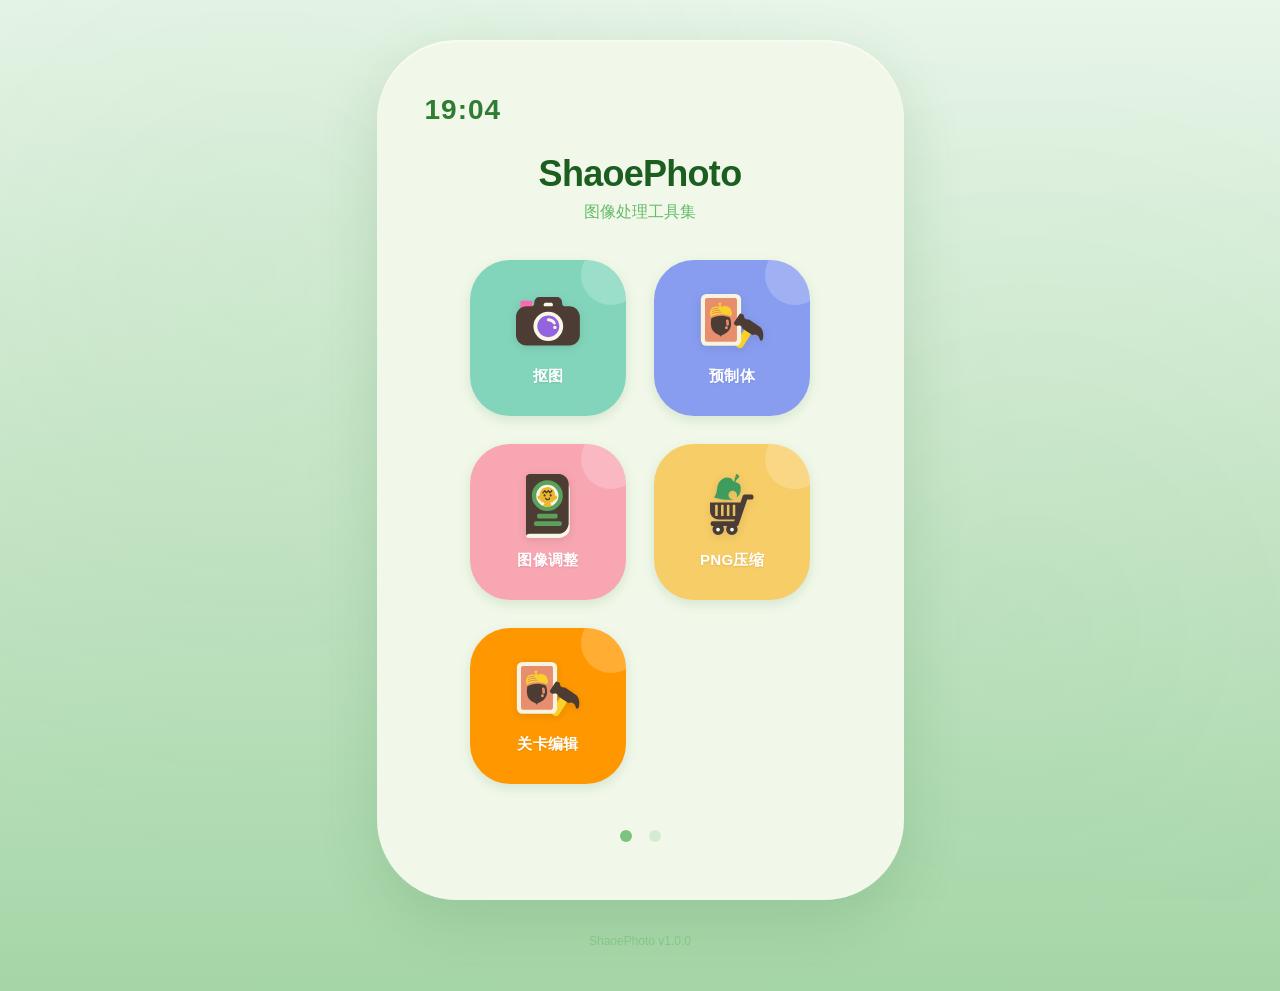
<file: shaoephoto-unified/index.html>
<!DOCTYPE html>
<html lang="zh-CN">
<head>
    <meta charset="UTF-8">
    <meta name="viewport" content="width=device-width, initial-scale=1.0">
    <title>ShaoePhoto - 图像工具集</title>
    <link rel="stylesheet" href="css/animal-theme.css">
    <link rel="stylesheet" href="css/launcher.css">
</head>
<body>
    <div class="launcher-container">

        <!-- NookPhone Frame -->
        <div class="phone-frame">

            <!-- Status Bar -->
            <div class="phone-status-bar">
                <span class="phone-time" id="phoneTime">12:00</span>
            </div>

            <!-- Welcome Text -->
            <div class="phone-welcome">ShaoePhoto</div>
            <div class="phone-subtitle">图像处理工具集</div>

            <!-- App Grid -->
            <div class="phone-apps-grid">
                <!-- App 1: Tile Tool (抠图工具) -->
                <a href="tools/tile-tool/index.html" class="phone-app" style="background:#82D5BB;">
                    <img src="assets/icons/icon-camera.svg" alt="抠图工具" class="phone-app-icon">
                    <span class="phone-app-name">抠图</span>
                </a>

                <!-- App 2: Prefab Maker (预制体生成) -->
                <a href="tools/prefab-maker/index.html" class="phone-app" style="background:#889DF0;">
                    <img src="assets/icons/icon-diy.svg" alt="预制体生成" class="phone-app-icon">
                    <span class="phone-app-name">预制体</span>
                </a>

                <!-- App 3: Image Adjuster (图像调整) -->
                <a href="tools/image-adjuster/index.html" class="phone-app" style="background:#F8A6B2;">
                    <img src="assets/icons/icon-variant.svg" alt="图像调整" class="phone-app-icon">
                    <span class="phone-app-name">图像调整</span>
                </a>

                <!-- App 4: PNG Compressor (PNG压缩) -->
                <a href="tools/png-compressor/index.html" class="phone-app" style="background:#F7CD67;">
                    <img src="assets/icons/icon-shopping.svg" alt="PNG压缩" class="phone-app-icon">
                    <span class="phone-app-name">PNG压缩</span>
                </a>

                <!-- App 5: Level Editor (关卡编辑器) -->
                <a href="tools/level-editor/index.html" class="phone-app" style="background:#FF9800;">
                    <img src="assets/icons/icon-diy.svg" alt="关卡编辑器" class="phone-app-icon">
                    <span class="phone-app-name">关卡编辑</span>
                </a>
            </div>

            <!-- Page Indicator -->
            <div class="phone-page-indicator">
                <svg width="65" height="32" viewBox="0 0 65 32" fill="none">
                    <circle cx="18" cy="16" r="6" fill="#4caf50"/>
                    <circle cx="47" cy="16" r="6" fill="#c8e6c9"/>
                </svg>
            </div>
        </div>

        <!-- Footer -->
        <div class="launcher-footer">
            <p>ShaoePhoto v1.0.0</p>
        </div>
    </div>

    <script>
        // Update phone time
        function updatePhoneTime() {
            var now = new Date();
            var h = now.getHours().toString().padStart(2, '0');
            var m = now.getMinutes().toString().padStart(2, '0');
            document.getElementById('phoneTime').textContent = h + ':' + m;
        }
        updatePhoneTime();
        setInterval(updatePhoneTime, 30000);
    </script>
</body>
</html>
</file>
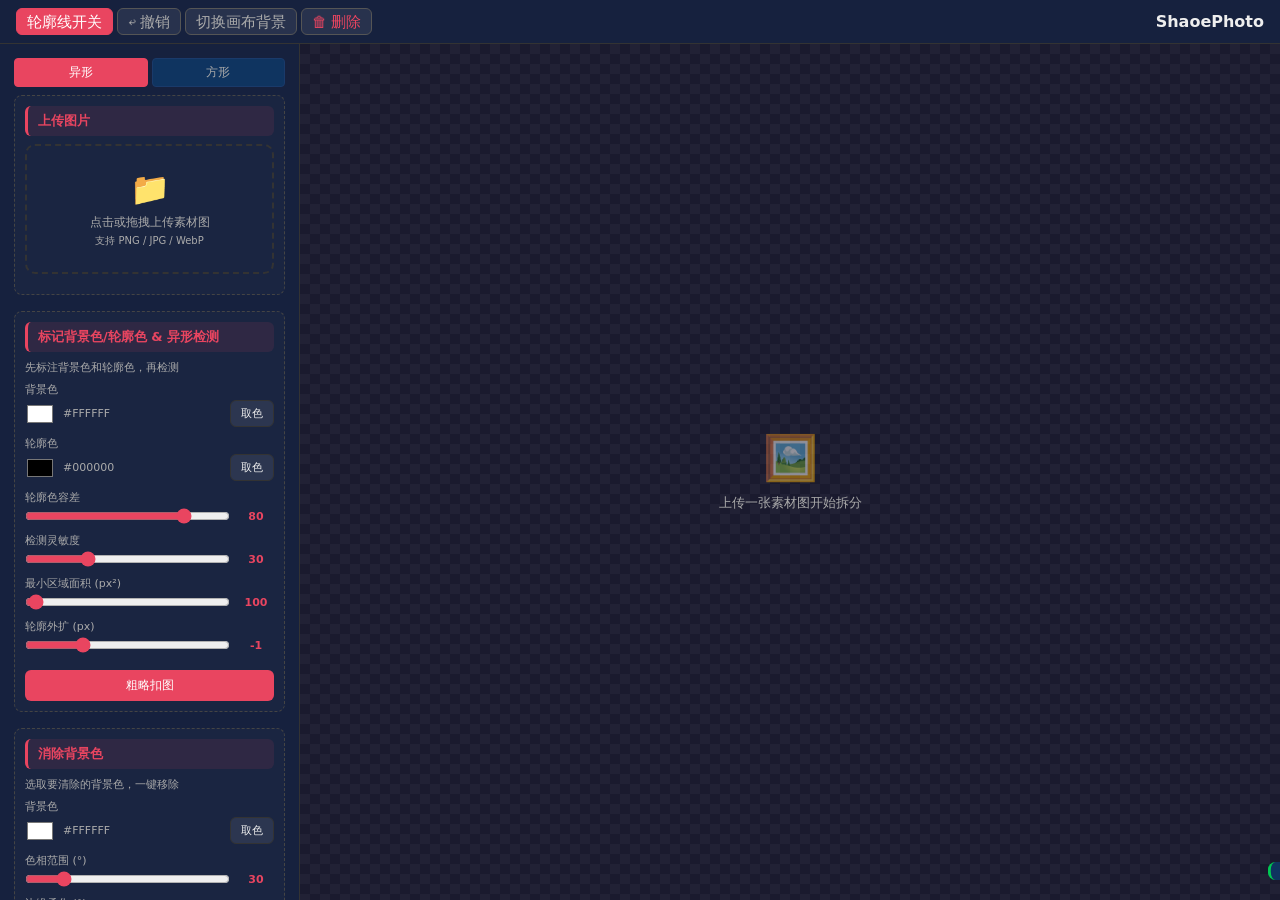
<file: v5.11-3/index.html>
<!DOCTYPE html>
<html lang="zh-CN">
<head>
    <meta charset="UTF-8">
    <meta name="viewport" content="width=device-width, initial-scale=1.0">
    <title>ShapePhoto</title>
    <link rel="stylesheet" href="css/style.css?v=5.11-3">
</head>
<body>

    <!-- 游戏世界（画布） -->
    <div id="cos-world"></div>

    <!-- 核心 -->
    <script src="js/core/world.js?v=5.11-3"></script>
    <script src="js/core/ui-utils.js?v=5.11-3"></script>
    <script src="js/core/skills.js?v=5.11-3"></script>
    <script src="js/core/plugin-loader.js?v=5.11-3"></script>
    <script src="js/core/storage.js?v=5.11-3"></script>

    <!-- 插件清单 -->
    <script src="js/plugins.js?v=5.11-3"></script>

    <!-- 启动 -->
    <script src="js/main.js?v=5.11-3"></script>
<script src="js/skills/tile-tool.js?v=5.11-3"></script>

</body>
</html>
</file>
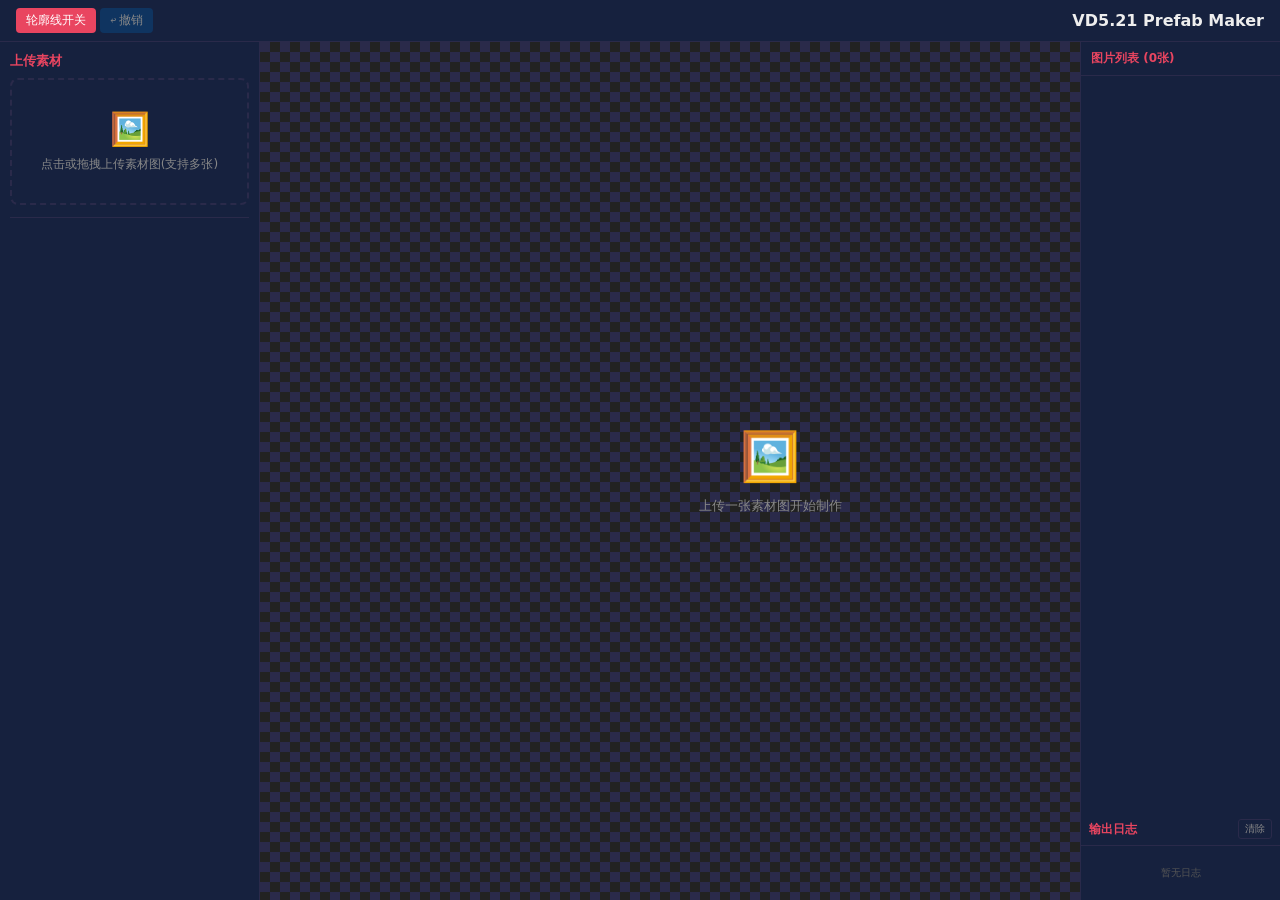
<file: VD 5.14/index.html>
<!DOCTYPE html>
<html lang="zh-CN">
<head>
    <meta charset="UTF-8">
    <meta name="viewport" content="width=device-width, initial-scale=1.0">
    <title>VD5.21 Batch Prefab Maker</title>
    <link rel="stylesheet" href="css/style.css?v=5.174">
</head>
<body>
    <div id="app-container"></div>
    <script src="js/core/module-loader.js?v=5.174"></script>
    <script src="js/modules/prefab-maker.js?v=5.174"></script>
    <script src="js/main.js?v=5.174"></script>
</body>
</html>
</file>
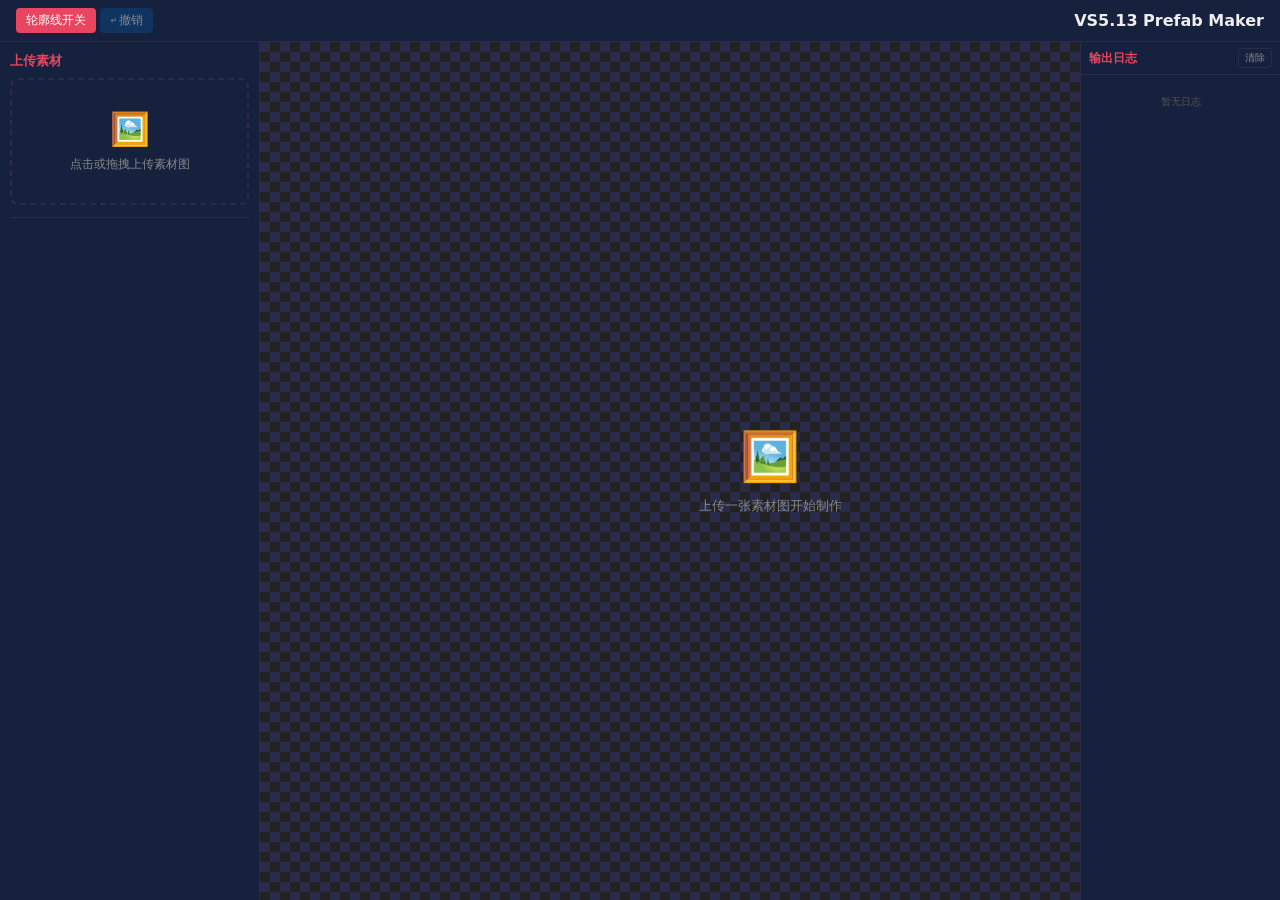
<file: VS5.13/index.html>
<!DOCTYPE html>
<html lang="zh-CN">
<head>
    <meta charset="UTF-8">
    <meta name="viewport" content="width=device-width, initial-scale=1.0">
    <title>VS5.13 Cocos Prefab Maker</title>
    <link rel="stylesheet" href="css/style.css?v=5.174">
</head>
<body>
    <div id="app-container"></div>
    <script src="js/core/module-loader.js?v=5.174"></script>
    <script src="js/modules/prefab-maker.js?v=5.174"></script>
    <script src="js/main.js?v=5.174"></script>
</body>
</html>
</file>
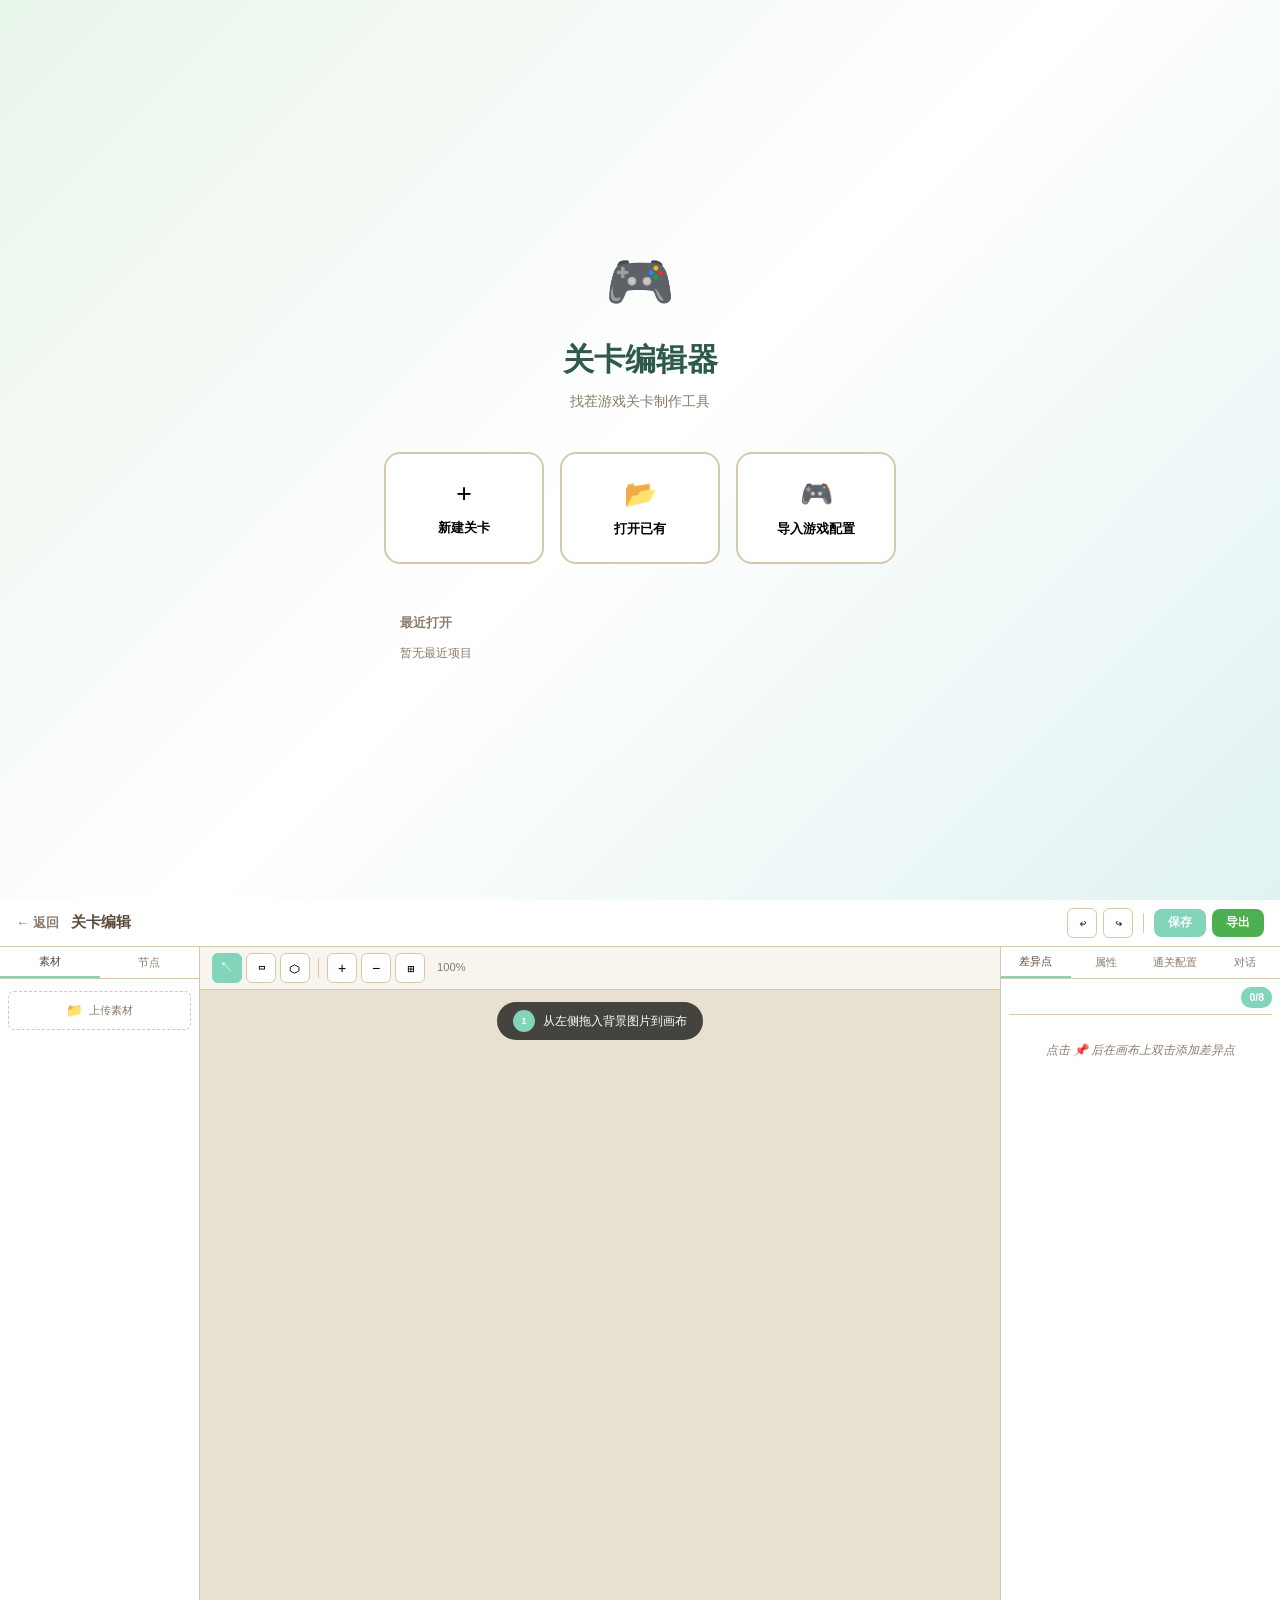
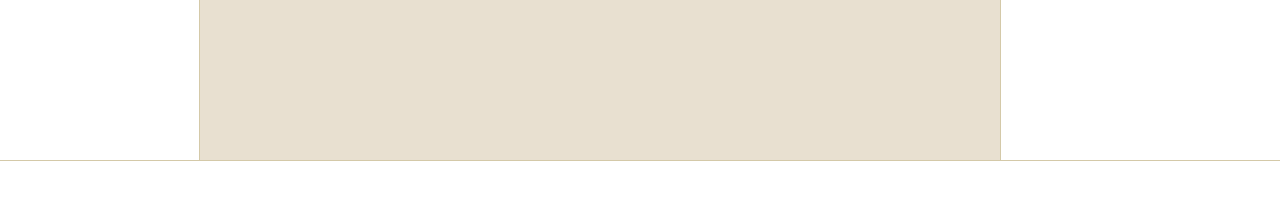
<file: shaoephoto-unified/tools/level-editor/index.html>
<!DOCTYPE html>
<html lang="zh-CN">
<head>
    <meta charset="UTF-8">
    <meta name="viewport" content="width=device-width, initial-scale=1.0">
    <title>关卡编辑器 - ShaoePhoto</title>
    <link rel="stylesheet" href="../../css/animal-theme.css">
    <link rel="stylesheet" href="css/style.css">
</head>
<body>

    <!-- ===== 欢迎页 ===== -->
    <div id="pageWelcome" class="page page-welcome active">
        <div class="welcome-center">
            <div class="welcome-logo">🎮</div>
            <h1 class="welcome-title">关卡编辑器</h1>
            <p class="welcome-subtitle">找茬游戏关卡制作工具</p>
            <div class="welcome-actions">
                <button class="welcome-btn welcome-btn-primary" id="btnNewProject">
                    <span class="welcome-btn-icon">+</span>
                    <span>新建关卡</span>
                </button>
                <button class="welcome-btn welcome-btn-secondary" id="btnOpenProject">
                    <span class="welcome-btn-icon">📂</span>
                    <span>打开已有</span>
                </button>
                <button class="welcome-btn welcome-btn-secondary" id="btnImportGame">
                    <span class="welcome-btn-icon">🎮</span>
                    <span>导入游戏配置</span>
                </button>
            </div>
            <div class="welcome-recent" id="recentList">
                <h3>最近打开</h3>
                <div id="recentItems"></div>
            </div>
        </div>
    </div>

    <!-- ===== 基本信息 ===== -->
    <div id="pageBasicInfo" class="page page-form">
        <div class="page-header">
            <button class="back-btn" data-page="pageWelcome">← 返回</button>
            <h2>关卡基本信息</h2>
        </div>
        <div class="page-body">
            <div class="form-card">
                <div class="form-section">
                    <h3>基础配置</h3>
                    <div class="form-row">
                        <label>关卡ID</label>
                        <input type="number" id="levelId" placeholder="如 1002" min="1">
                    </div>
                    <div class="form-row">
                        <label>关卡名称</label>
                        <input type="text" id="levelName" placeholder="如 Lonely Elderly">
                    </div>
                    <div class="form-row">
                        <label>关卡标题</label>
                        <input type="text" id="levelTitle" placeholder="如 帮助老人改善生活条件">
                    </div>
                    <div class="form-row form-row-2col">
                        <div>
                            <label>关卡类型</label>
                            <select id="levelType">
                                <option value="0">默认</option>
                                <option value="1">标准</option>
                                <option value="2">拼图</option>
                                <option value="3">怀旧</option>
                                <option value="4">找到并上色</option>
                                <option value="5">救援</option>
                            </select>
                        </div>
                        <div>
                            <label>难度</label>
                            <select id="difficulty">
                                <option value="0">简单</option>
                                <option value="1" selected>普通</option>
                                <option value="2">困难</option>
                            </select>
                        </div>
                    </div>
                    <div class="form-row form-row-2col">
                        <div>
                            <label>时间限制(秒)</label>
                            <input type="number" id="timeLimit" value="120" min="0">
                        </div>
                        <div>
                            <label>差异点数量</label>
                            <input type="number" id="diffPointCount" value="8" min="1" max="20">
                            <span class="form-hint">本关需要找几个差异点</span>
                        </div>
                    </div>
                </div>
            </div>
        </div>
        <div class="page-footer">
            <button class="btn btn-primary" id="btnStep1Next">下一步: 设置画布 →</button>
        </div>
    </div>

    <!-- ===== 画布设置 ===== -->
    <div id="pageCanvasSetup" class="page page-form">
        <div class="page-header">
            <button class="back-btn" data-page="pageBasicInfo">← 返回</button>
            <h2>画布尺寸</h2>
        </div>
        <div class="page-body">
            <div class="form-card">
                <div class="form-section">
                    <h3>画布尺寸</h3>
                    <div class="form-row form-row-2col">
                        <div>
                            <label>宽度</label>
                            <input type="number" id="canvasWidth" value="720" min="100" max="4000">
                        </div>
                        <div>
                            <label>高度</label>
                            <input type="number" id="canvasHeight" value="1280" min="100" max="4000">
                        </div>
                    </div>
                    <div class="preset-grid">
                        <button class="preset-btn" data-w="720" data-h="1280">竖屏 720×1280</button>
                        <button class="preset-btn" data-w="1280" data-h="720">横屏 1280×720</button>
                        <button class="preset-btn" data-w="750" data-h="1334">iPhone 750×1334</button>
                        <button class="preset-btn" data-w="1080" data-h="1920">全高清 1080×1920</button>
                    </div>
                </div>
                <div class="form-section">
                    <h3>背景颜色</h3>
                    <div class="form-row">
                        <label>背景色</label>
                        <input type="color" id="bgColor" value="#ffffff">
                    </div>
                </div>
            </div>
        </div>
        <div class="page-footer">
            <button class="btn btn-primary" id="btnStep2Next">开始编辑 →</button>
        </div>
    </div>

    <!-- ===== 主编辑器 ===== -->
    <div id="pageEditor" class="page page-editor">
        <div class="editor-header">
            <button class="back-btn" data-page="pageCanvasSetup">← 返回</button>
            <h2 class="editor-title" id="editorTitle">关卡编辑</h2>
            <div class="editor-toolbar">
                <button id="btnUndo" class="tool-btn" title="撤销 Ctrl+Z">↩</button>
                <button id="btnRedo" class="tool-btn" title="重做 Ctrl+Y">↪</button>
                <span class="toolbar-divider"></span>
                <button id="btnSaveEditor" class="btn btn-primary btn-sm">保存</button>
                <button id="btnExportEditor" class="btn btn-success btn-sm">导出</button>
            </div>
        </div>

        <div class="editor-body">
            <!-- 左侧面板 -->
            <div class="panel panel-left">
                <div class="panel-tab-bar">
                    <button class="panel-tab active" data-panel="assetsPanel">素材</button>
                    <button class="panel-tab" data-panel="nodeTreePanel">节点</button>
                </div>
                <div class="panel-content">
                    <div id="assetsPanel" class="panel-page active">
                        <div class="panel-toolbar">
                            <div class="upload-zone-mini" id="uploadZone">
                                <span class="upload-icon-mini">📁</span>
                                <span>上传素材</span>
                                <input type="file" id="fileInput" multiple accept="image/*" style="display:none">
                            </div>
                        </div>
                        <div id="editorAssetList" class="asset-list-small"></div>
                    </div>
                    <div id="nodeTreePanel" class="panel-page">
                        <div id="nodeTree" class="node-tree">
                            <p class="placeholder-text">拖入素材后自动生成节点</p>
                        </div>
                    </div>
                </div>
            </div>

            <!-- 中间：画布 -->
            <div class="panel panel-center">
                <div class="canvas-toolbar">
                    <button id="btnSelect" class="tool-btn active" title="选择">↖</button>
                    <button id="btnRectSelect" class="tool-btn" title="矩形框选差异区">▭</button>
                    <button id="btnLassoSelect" class="tool-btn" title="套索勾画差异区">⬡</button>
                    <span class="toolbar-divider"></span>
                    <button id="btnZoomIn" class="tool-btn" title="放大">+</button>
                    <button id="btnZoomOut" class="tool-btn" title="缩小">−</button>
                    <button id="btnFitView" class="tool-btn" title="适应视口">⊞</button>
                    <span class="zoom-level" id="zoomLevel">100%</span>
                </div>
                <div class="canvas-container" id="canvasContainer">
                    <canvas id="mainCanvas"></canvas>
                    <div class="canvas-guide" id="canvasGuide">
                        <div class="guide-step" id="guideStep">
                            <span class="guide-icon">1</span>
                            <span class="guide-text">从左侧拖入背景图片到画布</span>
                        </div>
                    </div>
                </div>
            </div>

            <!-- 右侧面板 -->
            <div class="panel panel-right">
                <div class="panel-tab-bar">
                    <button class="panel-tab active" data-panel="diffListPanel">差异点</button>
                    <button class="panel-tab" data-panel="propPanel">属性</button>
                    <button class="panel-tab" data-panel="levelConfigPanel">通关配置</button>
                    <button class="panel-tab" data-panel="talkPanel">对话</button>
                </div>
                <div class="panel-content">
                    <!-- Tab 1: 差异点列表 -->
                    <div id="diffListPanel" class="panel-page active">
                        <div class="diffpoint-header">
                            <span class="diff-count" id="diffCount">0/8</span>
                        </div>
                        <div id="diffPointList" class="diffpoint-list">
                            <p class="placeholder-text">点击 📌 后在画布上双击添加差异点</p>
                        </div>
                    </div>
                    <!-- Tab 2: 属性面板 -->
                    <div id="propPanel" class="panel-page">
                        <div id="propertyPanel" class="property-panel">
                            <p class="placeholder-text">选择节点查看属性</p>
                        </div>
                    </div>
                    <!-- Tab 3: 通关配置 -->
                    <div id="levelConfigPanel" class="panel-page">
                        <div id="levelConfigContent" class="level-config-content"></div>
                    </div>
                    <!-- Tab 4: 对话管理 -->
                    <div id="talkPanel" class="panel-page">
                        <div class="talk-section">
                            <div class="talk-section-header">TalkMsg 消息 <button id="btnAddTalkMsg" class="btn btn-sm">+ 添加</button></div>
                            <div id="talkMsgList" class="talk-msg-list">
                                <p class="placeholder-text">暂无对话消息</p>
                            </div>
                        </div>
                        <div class="talk-section">
                            <div class="talk-section-header">Talks 入口配置</div>
                            <div id="talksConfig" class="talks-config">
                                <div class="config-row">
                                    <label class="config-label">startTalk</label>
                                    <input class="config-input" type="text" id="talksStartTalk" placeholder="JSON数组，如 [1]">
                                </div>
                                <div class="config-row">
                                    <label class="config-label">talk</label>
                                    <input class="config-input" type="number" id="talksTalk" value="1" min="0">
                                </div>
                                <div class="config-row">
                                    <label class="config-label">nexttalk</label>
                                    <input class="config-input" type="number" id="talksNextTalk" value="2" min="-1">
                                </div>
                            </div>
                        </div>
                    </div>
                </div>
            </div>
        </div>

        <!-- 底部流程检查栏 -->
        <div class="editor-footer" id="editorFooter"></div>
    </div>

    <!-- ===== Modal: 差异点配置 ===== -->
    <div id="diffPointModal" class="modal hidden">
        <div class="modal-overlay"></div>
        <div class="modal-content">
            <div class="modal-header">
                <h3 id="diffPointModalTitle">配置差异点</h3>
                <button class="modal-close">&times;</button>
            </div>
            <div class="modal-body">
                <div class="form-group">
                    <label class="form-label">差异点名称</label>
                    <input class="form-input" type="text" id="dpName" placeholder="如：花盆">
                </div>
                <div class="form-group">
                    <label class="form-label">事件描述</label>
                    <input class="form-input" type="text" id="dpText" placeholder="如：点击花盆">
                </div>
                <div class="form-group">
                    <label class="form-label">触发方式</label>
                    <select class="form-input" id="dpTriggerType">
                        <option value="click">点击</option>
                        <option value="drag">拖动</option>
                        <option value="slide">滑动</option>
                    </select>
                </div>
                <div class="form-row form-row-2col">
                    <div class="form-group">
                        <label class="form-label">变体A图片（原始）</label>
                        <div class="dp-image-selector">
                            <button class="btn btn-sm btn-secondary" id="btnSelectOldImage">选择</button>
                            <span class="dp-image-preview" id="dpOldImagePreview">未选择</span>
                        </div>
                    </div>
                    <div class="form-group">
                        <label class="form-label">变体B图片（触发后）</label>
                        <div class="dp-image-selector">
                            <button class="btn btn-sm btn-secondary" id="btnSelectNewImage">选择</button>
                            <span class="dp-image-preview" id="dpNewImagePreview">未选择</span>
                        </div>
                    </div>
                </div>
                <div class="form-section" style="margin-top:12px;">
                    <h3>分支配置</h3>
                    <div class="form-row form-row-2col">
                        <div>
                            <label>正确结果</label>
                            <select class="form-input" id="dpCorrectResult">
                                <option value="Collect">收集事件</option>
                                <option value="Pass">通关</option>
                            </select>
                        </div>
                        <div>
                            <label>正确分支路径</label>
                            <select class="form-input" id="dpCorrectWorks">
                                <option value="3">路径3（正确）</option>
                                <option value="1">路径1</option>
                                <option value="4">路径4</option>
                            </select>
                        </div>
                    </div>
                    <div class="form-row form-row-2col">
                        <div>
                            <label>错误结果</label>
                            <select class="form-input" id="dpWrongResult">
                                <option value="Fail">失败/扣分</option>
                                <option value="Collect">仍然收集</option>
                            </select>
                        </div>
                        <div>
                            <label>错误分支路径</label>
                            <select class="form-input" id="dpWrongWorks">
                                <option value="2">路径2（错误）</option>
                                <option value="1">路径1</option>
                            </select>
                        </div>
                    </div>
                </div>
            </div>
            <div class="modal-footer">
                <button id="btnDiffPointCancel" class="btn btn-secondary">取消</button>
                <button id="btnDiffPointSave" class="btn btn-primary">确定</button>
            </div>
        </div>
    </div>

    <!-- ===== Modal: 导出选项 ===== -->
    <div id="exportModal" class="modal hidden">
        <div class="modal-overlay"></div>
        <div class="modal-content modal-sm">
            <div class="modal-header">
                <h3>导出关卡</h3>
                <button class="modal-close">&times;</button>
            </div>
            <div class="modal-body">
                <button class="export-option" id="btnExportGame">
                    <span class="export-option-icon">🎮</span>
                    <div>
                        <div class="export-option-title">导出游戏格式</div>
                        <div class="export-option-desc">导出 JSON 配置，用于游戏加载</div>
                    </div>
                </button>
                <button class="export-option" id="btnExportJson">
                    <span class="export-option-icon">📄</span>
                    <div>
                        <div class="export-option-title">导出编辑器格式</div>
                        <div class="export-option-desc">用于重新导入编辑器继续编辑</div>
                    </div>
                </button>
                <button class="export-option" id="btnExportMerge">
                    <span class="export-option-icon">🔄</span>
                    <div>
                        <div class="export-option-title">合并导出</div>
                        <div class="export-option-desc">合并到已有的 GameJsonCfg.json</div>
                    </div>
                </button>
            </div>
        </div>
    </div>

    <!-- Scripts -->
    <script src="../../js/animal-utils.js"></script>
    <script src="js/core/module-loader.js"></script>
    <script src="js/core/canvas-engine.js"></script>
    <script src="js/core/history.js"></script>
    <script src="js/core/serializer.js"></script>
    <script src="js/modules/scene-canvas.js"></script>
    <script src="js/modules/node-tree.js"></script>
    <script src="js/modules/property-panel.js"></script>
    <script src="js/modules/workflow-editor.js"></script>
    <script src="js/modules/workflow-template.js"></script>
    <script src="js/modules/level-config.js"></script>
    <script src="js/modules/config-table.js"></script>
    <script src="js/modules/data-io.js"></script>
    <script src="js/main.js"></script>
</body>
</html>
</file>
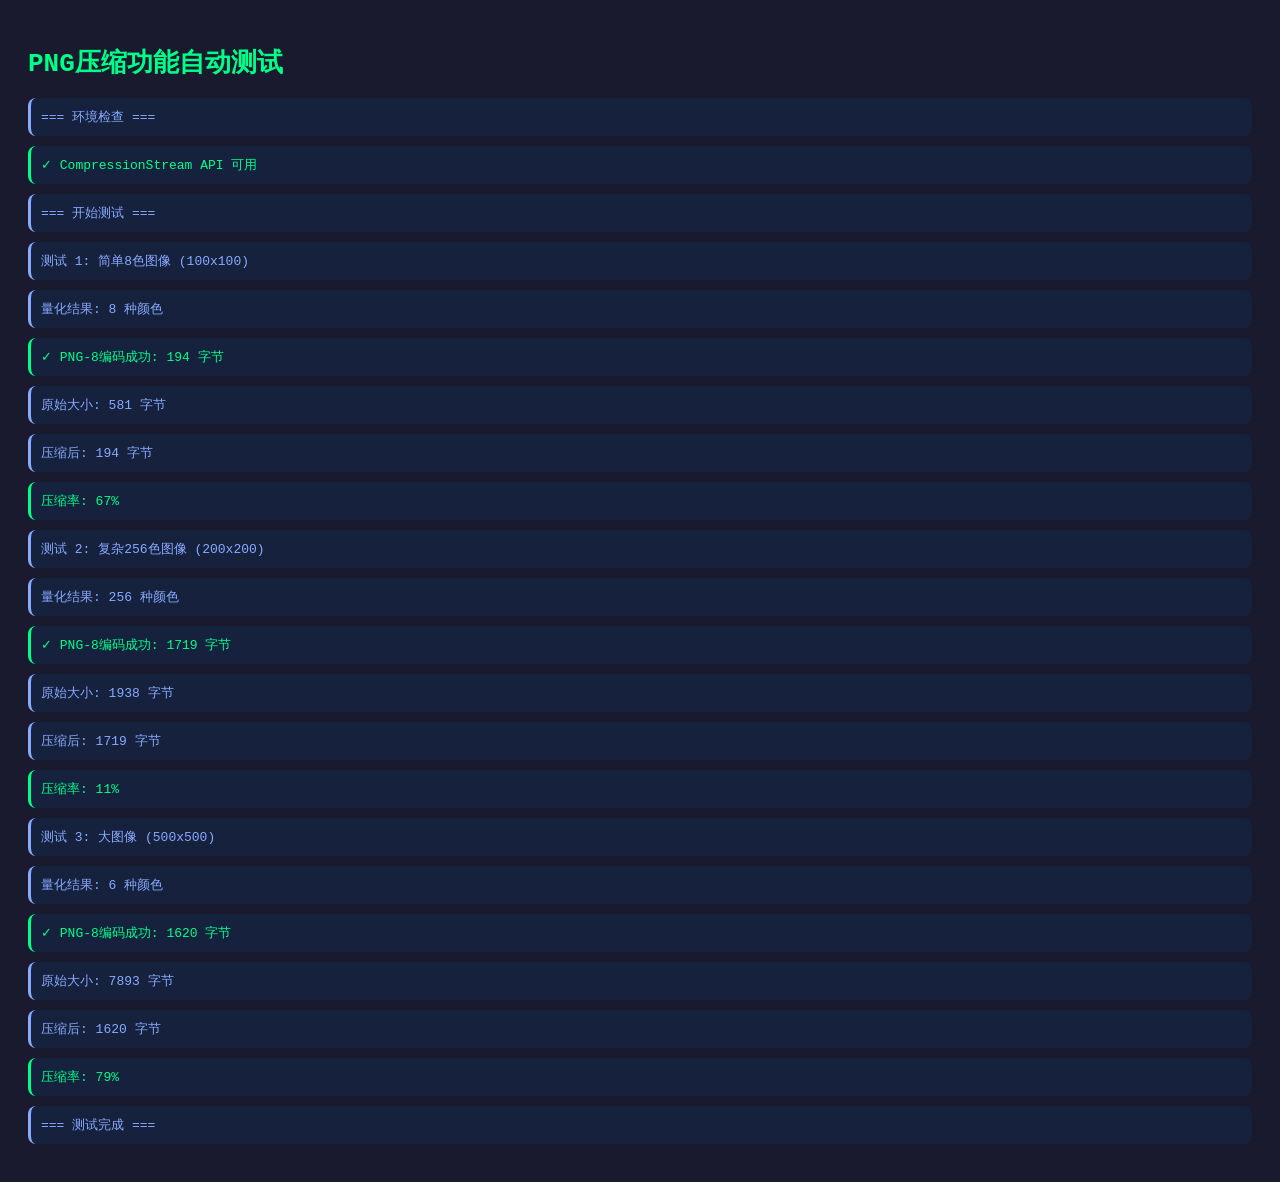
<file: shaoephoto-unified/tools/png-compressor/test-compress-auto.html>
<!DOCTYPE html>
<html>
<head>
    <title>PNG压缩自动测试</title>
    <style>
        body { font-family: monospace; padding: 20px; background: #1a1a2e; color: #eee; }
        .test { margin: 10px 0; padding: 10px; background: #16213e; border-radius: 8px; }
        .pass { color: #00ff88; border-left: 3px solid #00ff88; }
        .fail { color: #ff4444; border-left: 3px solid #ff4444; }
        .info { color: #88aaff; border-left: 3px solid #88aaff; }
        h1 { color: #00ff88; }
        h2 { color: #88aaff; margin-top: 30px; }
    </style>
</head>
<body>
    <h1>PNG压缩功能自动测试</h1>
    <div id="results"></div>

    <script src="js/core/module-loader.js"></script>
    <script src="js/modules/png-compressor.js"></script>
    <script>
    var results = document.getElementById('results');
    var testIndex = 0;

    function log(msg, type) {
        var div = document.createElement('div');
        div.className = 'test ' + (type || 'info');
        div.textContent = msg;
        results.appendChild(div);
    }

    function createTestImage(width, height, colors) {
        var canvas = document.createElement('canvas');
        canvas.width = width;
        canvas.height = height;
        var ctx = canvas.getContext('2d');

        for (var y = 0; y < height; y++) {
            for (var x = 0; x < width; x++) {
                var colorIndex = (x + y) % colors.length;
                ctx.fillStyle = colors[colorIndex];
                ctx.fillRect(x, y, 1, 1);
            }
        }

        return canvas;
    }

    function runTest(testCase, callback) {
        testIndex++;
        log('测试 ' + testIndex + ': ' + testCase.name);

        var canvas = createTestImage(testCase.width, testCase.height, testCase.colors);
        var ctx = canvas.getContext('2d');
        var imageData = ctx.getImageData(0, 0, testCase.width, testCase.height);

        // 测试量化
        var quantResult = PngCompressor._quantizeToPalette(
            imageData.data,
            256,
            testCase.width,
            testCase.height
        );
        log('  量化结果: ' + quantResult.palette.length + ' 种颜色', 'info');

        // 测试PNG-8编码
        PngCompressor._encodePNG8Async(
            testCase.width,
            testCase.height,
            quantResult,
            function(blob) {
                if (blob && blob.size > 0) {
                    log('  ✓ PNG-8编码成功: ' + blob.size + ' 字节', 'pass');

                    // 与原始PNG比较
                    canvas.toBlob(function(originalBlob) {
                        var ratio = Math.round((1 - blob.size / originalBlob.size) * 100);
                        log('  原始大小: ' + originalBlob.size + ' 字节', 'info');
                        log('  压缩后: ' + blob.size + ' 字节', 'info');
                        log('  压缩率: ' + ratio + '%', ratio > 0 ? 'pass' : 'fail');

                        if (callback) callback();
                    }, 'image/png');
                } else {
                    log('  ✗ PNG-8编码失败: blob为空或大小为0', 'fail');
                    if (callback) callback();
                }
            }
        );
    }

    // 测试用例
    var testCases = [
        {
            name: '简单8色图像 (100x100)',
            width: 100,
            height: 100,
            colors: ['#ff0000', '#00ff00', '#0000ff', '#ffff00', '#ff00ff', '#00ffff', '#ffffff', '#000000']
        },
        {
            name: '复杂256色图像 (200x200)',
            width: 200,
            height: 200,
            colors: Array.from({length: 256}, function(_, i) {
                return '#' + ((1 << 24) + (i << 16) + (i << 8) + i).toString(16).slice(1);
            })
        },
        {
            name: '大图像 (500x500)',
            width: 500,
            height: 500,
            colors: ['#ff0000', '#00ff00', '#0000ff', '#ffff00', '#ff00ff', '#00ffff']
        }
    ];

    // 运行所有测试
    function runAllTests() {
        var index = 0;

        function next() {
            if (index < testCases.length) {
                runTest(testCases[index], function() {
                    index++;
                    setTimeout(next, 100);
                });
            } else {
                log('\n=== 测试完成 ===', 'info');
            }
        }

        next();
    }

    // 检查CompressionStream支持
    log('=== 环境检查 ===');
    if (typeof CompressionStream !== 'undefined') {
        log('✓ CompressionStream API 可用', 'pass');
    } else {
        log('✗ CompressionStream API 不可用，将使用回退方案', 'fail');
    }

    // 开始测试
    log('\n=== 开始测试 ===');
    runAllTests();
    </script>
</body>
</html>
</file>
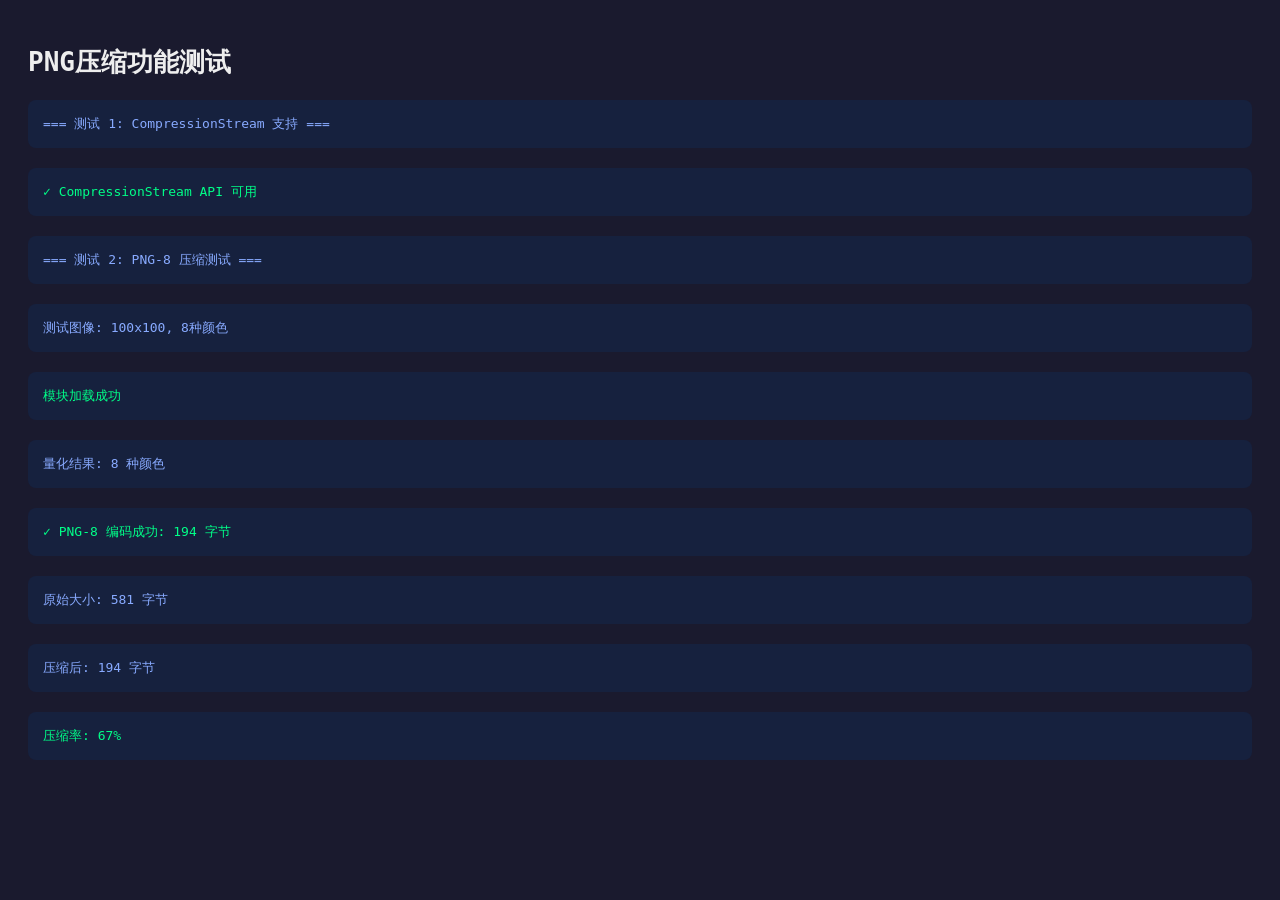
<file: shaoephoto-unified/tools/png-compressor/test-compress.html>
<!DOCTYPE html>
<html>
<head>
    <title>PNG压缩测试</title>
    <style>
        body { font-family: monospace; padding: 20px; background: #1a1a2e; color: #eee; }
        .test { margin: 20px 0; padding: 15px; background: #16213e; border-radius: 8px; }
        .pass { color: #00ff88; }
        .fail { color: #ff4444; }
        .info { color: #88aaff; }
        canvas { display: none; }
    </style>
</head>
<body>
    <h1>PNG压缩功能测试</h1>
    <div id="results"></div>
    <canvas id="testCanvas"></canvas>

    <script>
    var results = document.getElementById('results');
    function log(msg, type) {
        var div = document.createElement('div');
        div.className = 'test ' + (type || 'info');
        div.textContent = msg;
        results.appendChild(div);
    }

    // Test 1: Check CompressionStream support
    log('=== 测试 1: CompressionStream 支持 ===');
    if (typeof CompressionStream !== 'undefined') {
        log('✓ CompressionStream API 可用', 'pass');
    } else {
        log('✗ CompressionStream API 不可用，将使用回退方案', 'fail');
    }

    // Test 2: Create test image and compress
    log('\n=== 测试 2: PNG-8 压缩测试 ===');
    var canvas = document.getElementById('testCanvas');
    var ctx = canvas.getContext('2d');

    // Create a 100x100 test image with limited colors
    canvas.width = 100;
    canvas.height = 100;

    // Draw with limited palette
    var colors = ['#ff0000', '#00ff00', '#0000ff', '#ffff00', '#ff00ff', '#00ffff', '#ffffff', '#000000'];
    for (var y = 0; y < 100; y++) {
        for (var x = 0; x < 100; x++) {
            ctx.fillStyle = colors[(x + y) % colors.length];
            ctx.fillRect(x, y, 1, 1);
        }
    }

    // Get image data
    var imageData = ctx.getImageData(0, 0, 100, 100);
    log('测试图像: 100x100, 8种颜色', 'info');

    // Test quantization
    var PngCompressor = {
        id: 'test',
        state: { colorCount: 256 }
    };

    // Load the actual module
    var script = document.createElement('script');
    script.src = 'js/modules/png-compressor.js';
    script.onload = function() {
        log('模块加载成功', 'pass');

        // Test quantization
        var quantResult = PngCompressor._quantizeToPalette(imageData.data, 256, 100, 100);
        log('量化结果: ' + quantResult.palette.length + ' 种颜色', 'info');

        // Test PNG-8 encoding
        PngCompressor._encodePNG8Async(100, 100, quantResult, function(blob) {
            if (blob && blob.size > 0) {
                log('✓ PNG-8 编码成功: ' + blob.size + ' 字节', 'pass');

                // Compare with original
                canvas.toBlob(function(originalBlob) {
                    var ratio = Math.round((1 - blob.size / originalBlob.size) * 100);
                    log('原始大小: ' + originalBlob.size + ' 字节', 'info');
                    log('压缩后: ' + blob.size + ' 字节', 'info');
                    log('压缩率: ' + ratio + '%', ratio > 0 ? 'pass' : 'fail');
                }, 'image/png');
            } else {
                log('✗ PNG-8 编码失败: blob 为空或大小为 0', 'fail');
            }
        });
    };
    document.head.appendChild(script);
    </script>
</body>
</html>
</file>
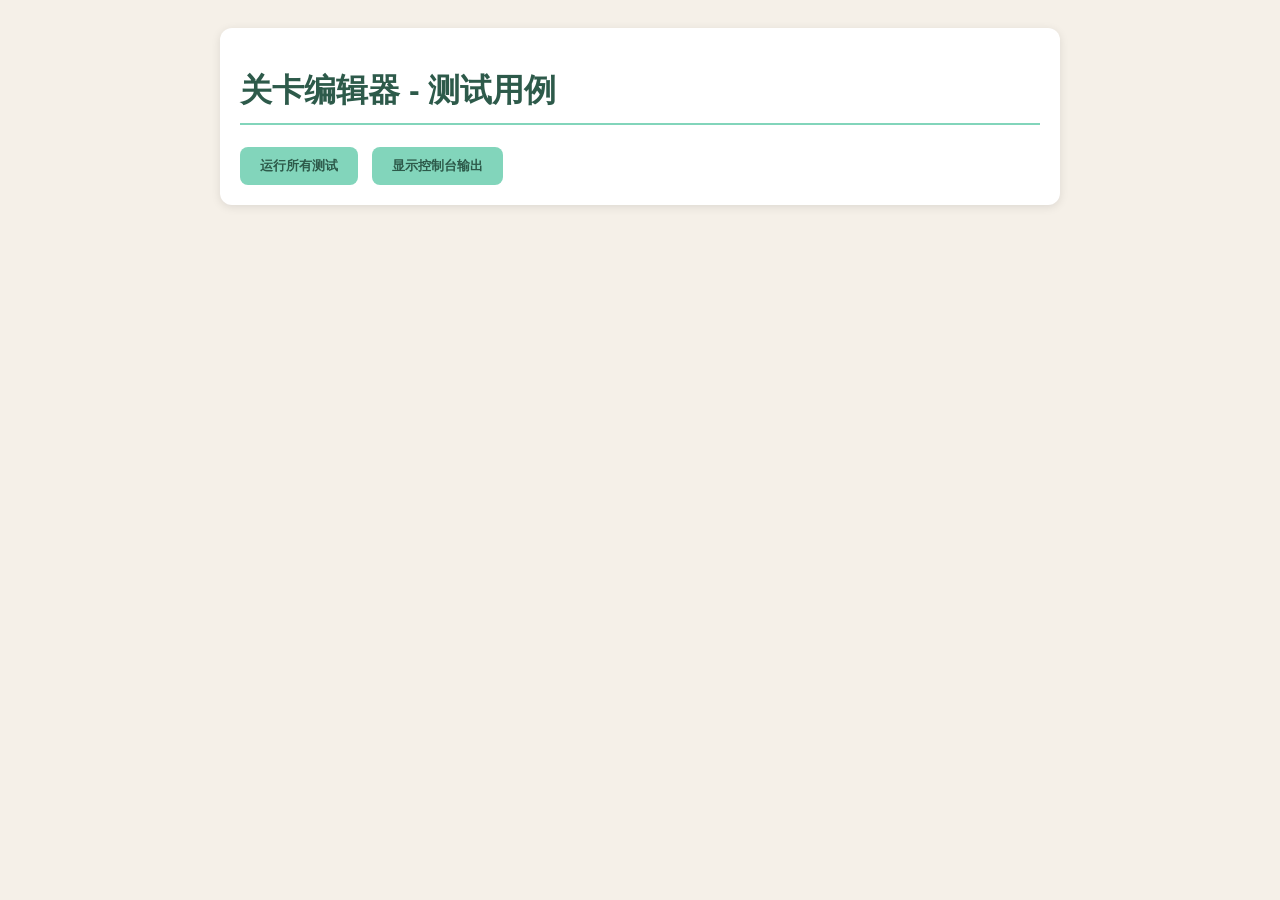
<file: shaoephoto-unified/tools/level-editor/tests/test-runner.html>
<!DOCTYPE html>
<html lang="zh-CN">
<head>
    <meta charset="UTF-8">
    <meta name="viewport" content="width=device-width, initial-scale=1.0">
    <title>关卡编辑器 - 测试</title>
    <style>
        body {
            font-family: 'Segoe UI', 'Microsoft YaHei', sans-serif;
            padding: 20px;
            background: #f5f0e8;
        }
        .test-container {
            max-width: 800px;
            margin: 0 auto;
            background: white;
            padding: 20px;
            border-radius: 12px;
            box-shadow: 0 2px 10px rgba(0,0,0,0.1);
        }
        h1 {
            color: #2d5a4a;
            border-bottom: 2px solid #82D5BB;
            padding-bottom: 10px;
        }
        .test-suite {
            margin-bottom: 20px;
        }
        .test-suite-title {
            font-weight: bold;
            font-size: 1.2em;
            margin-bottom: 10px;
            color: #5a4a3a;
        }
        .test-case {
            padding: 10px 15px;
            margin: 5px 0;
            background: #f9f7f2;
            border-radius: 6px;
            display: flex;
            align-items: center;
            gap: 10px;
        }
        .test-status {
            width: 24px;
            height: 24px;
            border-radius: 50%;
            display: flex;
            align-items: center;
            justify-content: center;
            font-weight: bold;
        }
        .test-pass {
            background: #4caf50;
            color: white;
        }
        .test-fail {
            background: #e74c3c;
            color: white;
        }
        .test-pending {
            background: #f0ebe0;
            color: #8a7a6a;
        }
        .test-name {
            flex: 1;
        }
        .test-result {
            font-size: 0.85em;
            color: #8a7a6a;
        }
        .summary {
            margin-top: 20px;
            padding: 15px;
            background: #e8f5e9;
            border-radius: 8px;
            font-weight: bold;
        }
        button {
            padding: 10px 20px;
            background: #82D5BB;
            color: #2d5a4a;
            border: none;
            border-radius: 8px;
            cursor: pointer;
            font-weight: bold;
            margin-right: 10px;
        }
        button:hover {
            background: #6bc4aa;
        }
        #testOutput {
            margin-top: 20px;
            padding: 15px;
            background: #2d2d2d;
            color: #00ff00;
            font-family: monospace;
            border-radius: 8px;
            max-height: 300px;
            overflow-y: auto;
            display: none;
        }
    </style>
</head>
<body>
    <div class="test-container">
        <h1>关卡编辑器 - 测试用例</h1>

        <div>
            <button onclick="runAllTests()">运行所有测试</button>
            <button onclick="showOutput()">显示控制台输出</button>
        </div>

        <div id="testResults"></div>
        <div id="testOutput"></div>
    </div>

    <script>
        // Test framework
        var TestRunner = {
            results: [],
            passed: 0,
            failed: 0,

            assert: function(condition, message) {
                if (condition) {
                    this.passed++;
                    this.results.push({ name: message, status: 'pass' });
                } else {
                    this.failed++;
                    this.results.push({ name: message, status: 'fail' });
                }
            },

            assertEqual: function(actual, expected, message) {
                this.assert(actual === expected, message + ' (期望: ' + expected + ', 实际: ' + actual + ')');
            },

            assertNotNull: function(value, message) {
                this.assert(value !== null && value !== undefined, message);
            },

            render: function() {
                var html = '';

                // Group by suite
                var suites = {};
                this.results.forEach(function(result) {
                    var suite = result.name.split(':')[0] || '其他';
                    if (!suites[suite]) suites[suite] = [];
                    suites[suite].push(result);
                });

                Object.keys(suites).forEach(function(suite) {
                    html += '<div class="test-suite">';
                    html += '<div class="test-suite-title">' + suite + '</div>';
                    suites[suite].forEach(function(result) {
                        var statusClass = result.status === 'pass' ? 'test-pass' : 'test-fail';
                        var statusText = result.status === 'pass' ? '✓' : '✗';
                        html += '<div class="test-case">';
                        html += '<span class="test-status ' + statusClass + '">' + statusText + '</span>';
                        html += '<span class="test-name">' + result.name.split(':')[1] + '</span>';
                        html += '</div>';
                    });
                    html += '</div>';
                });

                html += '<div class="summary">';
                html += '总计: ' + (this.passed + this.failed) + ' | ';
                html += '通过: <span style="color:#4caf50">' + this.passed + '</span> | ';
                html += '失败: <span style="color:#e74c3c">' + this.failed + '</span>';
                html += '</div>';

                document.getElementById('testResults').innerHTML = html;
            },

            reset: function() {
                this.results = [];
                this.passed = 0;
                this.failed = 0;
            }
        };

        // Test cases
        function runAllTests() {
            TestRunner.reset();

            // Module Loader Tests
            testModuleLoader();

            // Canvas Engine Tests
            testCanvasEngine();

            // History Manager Tests
            testHistoryManager();

            // Serializer Tests
            testSerializer();

            // Template Tests
            testTemplates();

            // Workflow Tests
            testWorkflows();

            TestRunner.render();
        }

        function testModuleLoader() {
            TestRunner.assert(typeof ModuleLoader !== 'undefined', 'ModuleLoader: 模块加载器存在');
            TestRunner.assert(typeof ModuleLoader.register === 'function', 'ModuleLoader: register 方法存在');
            TestRunner.assert(typeof ModuleLoader.activate === 'function', 'ModuleLoader: activate 方法存在');

            // Test register and activate
            var testModule = {
                id: 'test-module',
                name: 'Test Module',
                activated: false,
                activate: function() { this.activated = true; },
                deactivate: function() { this.activated = false; }
            };

            ModuleLoader.register(testModule);
            TestRunner.assert(ModuleLoader.getModule('test-module') !== null, 'ModuleLoader: 注册模块成功');

            ModuleLoader.activate('test-module');
            TestRunner.assert(testModule.activated, 'ModuleLoader: 激活模块成功');
        }

        function testCanvasEngine() {
            TestRunner.assert(typeof CanvasEngine !== 'undefined', 'CanvasEngine: 画布引擎存在');
            TestRunner.assert(typeof CanvasEngine.addNode === 'function', 'CanvasEngine: addNode 方法存在');
            TestRunner.assert(typeof CanvasEngine.removeNode === 'function', 'CanvasEngine: removeNode 方法存在');

            // Test add node
            var node = { id: 'test-node', name: 'Test', x: 100, y: 100, width: 50, height: 50 };
            CanvasEngine.addNode(node);
            TestRunner.assert(CanvasEngine.getNodes().length === 1, 'CanvasEngine: 添加节点成功');

            // Test remove node
            CanvasEngine.removeNode(node);
            TestRunner.assert(CanvasEngine.getNodes().length === 0, 'CanvasEngine: 删除节点成功');
        }

        function testHistoryManager() {
            TestRunner.assert(typeof HistoryManager !== 'undefined', 'HistoryManager: 历史管理器存在');
            TestRunner.assert(typeof HistoryManager.execute === 'function', 'HistoryManager: execute 方法存在');
            TestRunner.assert(typeof HistoryManager.undo === 'function', 'HistoryManager: undo 方法存在');

            // Test undo/redo
            var value = 0;
            HistoryManager.execute(
                function() { value = 1; },
                function() { value = 0; },
                'Test action'
            );

            TestRunner.assertEqual(value, 1, 'HistoryManager: 执行操作成功');
            HistoryManager.undo();
            TestRunner.assertEqual(value, 0, 'HistoryManager: 撤销操作成功');
            HistoryManager.redo();
            TestRunner.assertEqual(value, 1, 'HistoryManager: 重做操作成功');
        }

        function testSerializer() {
            TestRunner.assert(typeof Serializer !== 'undefined', 'Serializer: 序列化器存在');
            TestRunner.assert(typeof Serializer.serialize === 'function', 'Serializer: serialize 方法存在');
            TestRunner.assert(typeof Serializer.deserialize === 'function', 'Serializer: deserialize 方法存在');
            TestRunner.assert(typeof Serializer.toGameFormat === 'function', 'Serializer: toGameFormat 方法存在');
            TestRunner.assert(typeof Serializer.fromGameFormat === 'function', 'Serializer: fromGameFormat 方法存在');
            TestRunner.assert(typeof Serializer.importGameJsonCfgFile === 'function', 'Serializer: importGameJsonCfgFile 方法存在');
            TestRunner.assert(typeof Serializer.exportGameMergeFile === 'function', 'Serializer: exportGameMergeFile 方法存在');

            // Test serialize/deserialize (v2 format)
            var testData = { level: { id: 1002, name: 'Test Level' }, diffPoints: [], talkMsgs: [], talks: null };
            var serialized = Serializer.serialize(testData);
            TestRunner.assertNotNull(serialized, 'Serializer: 序列化成功');

            var deserialized = Serializer.deserialize(serialized);
            TestRunner.assertEqual(deserialized.level.id, 1002, 'Serializer: 反序列化成功');

            // Test toGameFormat
            var gameData = Serializer.toGameFormat(testData);
            TestRunner.assertNotNull(gameData.Level, 'Serializer: toGameFormat 生成 Level 表');
            TestRunner.assertNotNull(gameData.EventInfo, 'Serializer: toGameFormat 生成 EventInfo 表');
            TestRunner.assertNotNull(gameData.TalkInfo, 'Serializer: toGameFormat 生成 TalkInfo 表');
            TestRunner.assertNotNull(gameData.TalkMsg, 'Serializer: toGameFormat 生成 TalkMsg 表');
            TestRunner.assertNotNull(gameData.Talks, 'Serializer: toGameFormat 生成 Talks 表');

            // Test v1 compatibility
            var v1Data = { version: '1.0.0', level: { id: 1001, name: 'V1 Level' }, workflows: [{ id: 'wf1', name: 'Test', triggerType: 'click' }] };
            var v1Serialized = JSON.stringify(v1Data);
            var migrated = Serializer.deserialize(v1Serialized);
            TestRunner.assert(Array.isArray(migrated.diffPoints), 'Serializer: v1 数据自动迁移到 diffPoints');
        }

        function testTemplates() {
            TestRunner.assert(typeof WorkflowTemplateModule !== 'undefined', 'Templates: 模板模块存在');
            TestRunner.assert(typeof WorkflowTemplateModule.getTemplate === 'function', 'Templates: getTemplate 方法存在');

            // Test get template
            var template = WorkflowTemplateModule.getTemplate('click_switch');
            TestRunner.assertNotNull(template, 'Templates: 获取模板成功');
            TestRunner.assertEqual(template.name, '点击切换', 'Templates: 模板名称正确');
        }

        function testWorkflows() {
            TestRunner.assert(typeof WorkflowEditorModule !== 'undefined', 'DiffPoints: 差异点模块存在');
            TestRunner.assert(typeof WorkflowEditorModule.addDiffPoint === 'function', 'DiffPoints: addDiffPoint 方法存在');
            TestRunner.assert(typeof WorkflowEditorModule.getDiffPoints === 'function', 'DiffPoints: getDiffPoints 方法存在');
            TestRunner.assert(typeof WorkflowEditorModule.getDiffPoint === 'function', 'DiffPoints: getDiffPoint 方法存在');
            TestRunner.assert(typeof WorkflowEditorModule.updateDiffPoint === 'function', 'DiffPoints: updateDiffPoint 方法存在');
            TestRunner.assert(typeof WorkflowEditorModule.removeDiffPoint === 'function', 'DiffPoints: removeDiffPoint 方法存在');
            TestRunner.assert(typeof WorkflowEditorModule.createDefault === 'function', 'DiffPoints: createDefault 方法存在');

            // Test add/get diffPoint
            var dp = WorkflowEditorModule.createDefault();
            dp.eventId = 999;
            dp.name = 'Test DiffPoint';
            WorkflowEditorModule.addDiffPoint(dp);
            TestRunner.assert(WorkflowEditorModule.getDiffPoints().length >= 1, 'DiffPoints: 添加差异点成功');
            TestRunner.assertNotNull(WorkflowEditorModule.getDiffPoint(dp.id), 'DiffPoints: 通过ID获取差异点');

            // Test remove
            WorkflowEditorModule.removeDiffPoint(dp.id);
            TestRunner.assert(WorkflowEditorModule.getDiffPoint(dp.id) === null, 'DiffPoints: 删除差异点成功');
        }

        function showOutput() {
            var output = document.getElementById('testOutput');
            output.style.display = output.style.display === 'none' ? 'block' : 'none';
            output.textContent = '测试输出已启用，请查看浏览器控制台获取详细日志。';
        }
    </script>

    <!-- Load modules -->
    <script src="../js/core/module-loader.js"></script>
    <script src="../js/core/canvas-engine.js"></script>
    <script src="../js/core/history.js"></script>
    <script src="../js/core/serializer.js"></script>
    <script src="../js/modules/workflow-template.js"></script>
    <script src="../js/modules/workflow-editor.js"></script>
    <script src="../js/modules/scene-canvas.js"></script>
    <script src="../js/modules/node-tree.js"></script>
    <script src="../js/modules/property-panel.js"></script>
    <script src="../js/modules/level-config.js"></script>
    <script src="../js/modules/config-table.js"></script>
    <script src="../js/modules/data-io.js"></script>
</body>
</html>
</file>
<file: shaoephoto-unified/css/animal-theme.css>
/**
 * Animal Island Theme — Base Design Tokens & Components
 * 《动物森友会》风格基础样式
 * Based on animal-island-ui design system
 */

/* 注：Google Fonts 已移除，改用系统默认字体（避免国内网络超时 30s） */

/* ============================================
   1. Design Tokens (CSS Custom Properties)
   ============================================ */
:root {
    /* --- Color / Accent --- */
    --animal-primary-color: #19c8b9;
    --animal-primary-color-hover: #3dd4c6;
    --animal-primary-color-active: #50B9AB;
    --animal-primary-color-bg: #e6f9f6;

    /* --- Color / Semantic --- */
    --animal-success-color: #6fba2c;
    --animal-success-color-hover: #85cc45;
    --animal-success-color-active: #5a9e1e;

    --animal-warning-color: #f5c31c;
    --animal-warning-color-hover: #f7d04a;
    --animal-warning-color-active: #dba90e;

    --animal-error-color: #e05a5a;
    --animal-error-color-hover: #e87878;
    --animal-error-color-active: #c94444;

    /* --- Color / Neutral --- */
    --animal-text-color: #794f27;
    --animal-text-color-secondary: #9f927d;
    --animal-text-color-disabled: #c4b89e;

    --animal-bg-color: #f8f8f0;
    --animal-bg-color-secondary: #f0e8d8;
    --animal-bg-color-disabled: #f0ece2;
    --animal-bg-card: #f7f3df;

    --animal-border-color: #aaa69d;
    --animal-border-color-hover: #827157;
    --animal-border-color-light: #e8e2d6;

    /* --- Typography --- */
    --animal-font-family: 'Nunito', 'Noto Sans SC', -apple-system, 'PingFang SC', 'Microsoft YaHei', sans-serif;
    --animal-font-size-sm: 12px;
    --animal-font-size-base: 14px;
    --animal-font-size-lg: 16px;
    --animal-line-height-base: 1.5715;

    /* --- Spacing --- */
    --animal-spacing-xs: 4px;
    --animal-spacing-sm: 8px;
    --animal-spacing-md: 12px;
    --animal-spacing-lg: 16px;
    --animal-spacing-xl: 24px;

    /* --- Border Radius --- */
    --animal-border-radius-sm: 16px;
    --animal-border-radius-base: 18px;
    --animal-border-radius-lg: 24px;
    --animal-border-radius-pill: 50px;
    --animal-border-width: 2px;

    /* --- Shadow --- */
    --animal-shadow-sm: 0 2px 4px 0 rgba(61, 52, 40, 0.06);
    --animal-shadow-base: 0 3px 10px 0 rgba(61, 52, 40, 0.1);
    --animal-shadow-lg: 0 8px 24px 0 rgba(61, 52, 40, 0.14);
    --animal-btn-shadow: 0 5px 0 0 #bdaea0;
    --animal-input-shadow: 0 3px 0 0 #d4c9b4;

    /* --- Motion --- */
    --animal-motion-duration-fast: 0.15s;
    --animal-motion-duration-base: 0.25s;
    --animal-motion-duration-slow: 0.35s;
    --animal-motion-ease: cubic-bezier(0.4, 0, 0.2, 1);

    /* --- Size --- */
    --animal-height-sm: 32px;
    --animal-height-base: 40px;
    --animal-height-lg: 48px;
}

/* ============================================
   3. Base Reset
   ============================================ */
*, *::before, *::after {
    box-sizing: border-box;
    margin: 0;
    padding: 0;
}

html, body {
    width: 100%;
    height: 100%;
    font-family: var(--animal-font-family);
    font-size: var(--animal-font-size-base);
    line-height: var(--animal-line-height-base);
    color: var(--animal-text-color);
    background: var(--animal-bg-color);
    -webkit-font-smoothing: antialiased;
    -moz-osx-font-smoothing: grayscale;
}

/* ============================================
   4. Scrollbar Styling
   ============================================ */
::-webkit-scrollbar {
    width: 8px;
    height: 8px;
}

::-webkit-scrollbar-track {
    background: transparent;
}

::-webkit-scrollbar-thumb {
    background: #c4b89e;
    border-radius: 4px;
}

::-webkit-scrollbar-thumb:hover {
    background: #9f927d;
}

/* ============================================
   5. Selection & Focus
   ============================================ */
::selection {
    background: rgba(25, 200, 185, 0.15);
    color: var(--animal-text-color);
}

:focus-visible {
    outline: 2px solid var(--animal-warning-color);
    outline-offset: 2px;
}

/* ============================================
   6. Unified Button — Base
   ============================================ */
.unified-btn {
    display: inline-flex;
    align-items: center;
    justify-content: center;
    gap: var(--animal-spacing-sm);
    padding: 8px 20px;
    font-family: var(--animal-font-family);
    font-size: var(--animal-font-size-base);
    font-weight: 600;
    white-space: nowrap;
    cursor: pointer;
    border: var(--animal-border-width) solid transparent;
    border-radius: var(--animal-border-radius-pill);
    transition: all var(--animal-motion-duration-base) var(--animal-motion-ease);
    user-select: none;
    outline: none;
    line-height: 1;
    letter-spacing: 0.02em;
    box-shadow: var(--animal-shadow-sm);
}

.unified-btn:focus-visible {
    outline: 2px solid var(--animal-primary-color);
    outline-offset: 2px;
}

.unified-btn:disabled {
    cursor: not-allowed;
    opacity: 0.5;
    box-shadow: none;
}

.unified-btn:active:not(:disabled) {
    transform: scale(0.98);
}

/* ============================================
   7. Unified Button — Primary (3D press effect)
   ============================================ */
.unified-btn-primary {
    color: #794f27;
    background: #f8f8f0;
    border-color: #f8f8f0;
    box-shadow: 0 5px 0 0 #bdaea0;
}

.unified-btn-primary:hover:not(:disabled) {
    background: #f8f8f0;
    border-color: #f8f8f0;
    transform: translateY(-1px);
    box-shadow: 0 6px 0 0 #bdaea0;
}

.unified-btn-primary:active:not(:disabled) {
    background: #f8f8f0;
    border-color: #f8f8f0;
    transform: translateY(2px);
    box-shadow: 0 1px 0 0 #bdaea0;
}

/* ============================================
   8. Unified Button — Secondary
   ============================================ */
.unified-btn-secondary {
    color: var(--animal-text-color);
    background: var(--animal-bg-color);
    border-color: var(--animal-border-color);
}

.unified-btn-secondary:hover:not(:disabled) {
    color: var(--animal-primary-color);
    border-color: var(--animal-primary-color);
    box-shadow: var(--animal-shadow-base);
    transform: translateY(-1px);
}

.unified-btn-secondary:active:not(:disabled) {
    color: var(--animal-primary-color-active);
    border-color: var(--animal-primary-color-active);
    transform: translateY(0);
    box-shadow: var(--animal-shadow-sm);
}

/* ============================================
   9. Unified Button — Danger
   ============================================ */
.unified-btn-danger {
    color: #fff;
    background: var(--animal-error-color);
    border-color: var(--animal-error-color);
    box-shadow: 0 5px 0 0 var(--animal-error-color-active);
}

.unified-btn-danger:hover:not(:disabled) {
    background: var(--animal-error-color-hover);
    border-color: var(--animal-error-color-hover);
    box-shadow: 0 6px 0 0 var(--animal-error-color-active);
    transform: translateY(-1px);
}

.unified-btn-danger:active:not(:disabled) {
    background: var(--animal-error-color-active);
    border-color: var(--animal-error-color-active);
    transform: translateY(2px);
    box-shadow: 0 1px 0 0 var(--animal-error-color-active);
}

/* ============================================
   10. Unified Input
   ============================================ */
.unified-input {
    padding: 8px 18px;
    font-size: var(--animal-font-size-base);
    font-family: var(--animal-font-family);
    background: var(--animal-bg-card);
    border: var(--animal-border-width) solid #c4b89e;
    border-radius: var(--animal-border-radius-pill);
    color: var(--animal-text-color);
    outline: none;
    transition: all var(--animal-motion-duration-base) var(--animal-motion-ease);
    box-shadow: var(--animal-input-shadow);
}

.unified-input:hover:not(:disabled) {
    border-color: #a89878;
}

.unified-input:focus {
    border-color: var(--animal-primary-color);
    box-shadow: 0 0 0 3px rgba(25, 200, 185, 0.15);
}

.unified-input::placeholder {
    color: var(--animal-text-color-disabled);
    font-weight: 400;
}

.unified-input:disabled {
    background: var(--animal-bg-color-disabled);
    border-color: #d4c9b4;
    box-shadow: none;
    opacity: 0.6;
    cursor: not-allowed;
}

/* ============================================
   11. Unified Toast
   ============================================ */
.unified-toast {
    position: fixed;
    top: 20px;
    left: 50%;
    transform: translateX(-50%) translateY(-100px);
    padding: 12px 24px;
    background: var(--animal-bg-card);
    color: var(--animal-text-color);
    border-radius: var(--animal-border-radius-base);
    font-size: var(--animal-font-size-base);
    font-weight: 500;
    font-family: var(--animal-font-family);
    box-shadow: var(--animal-shadow-lg);
    z-index: 100000;
    opacity: 0;
    transition: all var(--animal-motion-duration-base) var(--animal-motion-ease);
    border-left: 3px solid var(--animal-success-color);
}

.unified-toast.visible {
    transform: translateX(-50%) translateY(0);
    opacity: 1;
}

.unified-toast.error {
    border-left-color: var(--animal-error-color);
    background: #fef0f0;
    color: var(--animal-error-color);
}

/* ============================================
   12. Unified Modal
   ============================================ */
.unified-modal-overlay {
    position: fixed;
    top: 0;
    left: 0;
    right: 0;
    bottom: 0;
    background: rgba(61, 52, 40, 0.35);
    display: flex;
    align-items: center;
    justify-content: center;
    z-index: 99999;
    animation: animal-fade-in 0.25s ease;
}

.unified-modal {
    background: var(--animal-bg-card);
    border-radius: var(--animal-border-radius-lg);
    width: 400px;
    max-width: 90vw;
    max-height: 80vh;
    box-shadow: var(--animal-shadow-lg);
    overflow: hidden;
    animation: animal-slide-up 0.3s ease;
    display: flex;
    flex-direction: column;
}

.unified-modal-header {
    display: flex;
    align-items: center;
    justify-content: space-between;
    padding: 24px 24px 16px;
    border-bottom: var(--animal-border-width) solid var(--animal-border-color-light);
}

.unified-modal-header h3 {
    font-size: var(--animal-font-size-lg);
    font-weight: 700;
    color: var(--animal-text-color);
}

.unified-modal-close {
    width: 32px;
    height: 32px;
    display: flex;
    align-items: center;
    justify-content: center;
    background: transparent;
    border: none;
    border-radius: 50%;
    font-size: 20px;
    color: rgba(114, 93, 66, 0.6);
    cursor: pointer;
    transition: all var(--animal-motion-duration-fast);
}

.unified-modal-close:hover {
    background: rgba(114, 93, 66, 0.1);
    color: var(--animal-text-color);
}

.unified-modal-body {
    padding: 20px 24px;
    overflow-y: auto;
    flex: 1;
    font-size: var(--animal-font-size-base);
    color: #8a7b66;
    line-height: 1.6;
}

.unified-modal-footer {
    display: flex;
    justify-content: flex-end;
    gap: var(--animal-spacing-md);
    padding: 16px 24px 20px;
    border-top: var(--animal-border-width) solid var(--animal-border-color-light);
}

/* ============================================
   13. Unified Loading
   ============================================ */
.unified-loading-overlay {
    position: fixed;
    top: 0;
    left: 0;
    right: 0;
    bottom: 0;
    background: rgba(248, 248, 240, 0.8);
    display: flex;
    align-items: center;
    justify-content: center;
    z-index: 99998;
}

.unified-loading {
    display: flex;
    flex-direction: column;
    align-items: center;
    gap: 16px;
    padding: 32px;
    background: var(--animal-bg-card);
    border-radius: var(--animal-border-radius-lg);
    box-shadow: var(--animal-shadow-lg);
}

.unified-loading-spinner {
    width: 40px;
    height: 40px;
    border: 3px solid var(--animal-border-color-light);
    border-top-color: var(--animal-primary-color);
    border-radius: 50%;
    animation: animal-spin 1s linear infinite;
}

.unified-loading-text {
    font-size: var(--animal-font-size-base);
    color: var(--animal-text-color-secondary);
    font-weight: 500;
}

/* ============================================
   14. Keyframe Animations
   ============================================ */
@keyframes animal-fade-in {
    from { opacity: 0; }
    to { opacity: 1; }
}

@keyframes animal-slide-up {
    from {
        opacity: 0;
        transform: translateY(20px) scale(0.95);
    }
    to {
        opacity: 1;
        transform: translateY(0) scale(1);
    }
}

@keyframes animal-spin {
    to { transform: rotate(360deg); }
}

/* ============================================
   15. NookPhone Card Color Palette
   ============================================ */
.card-base {
    border-radius: 20px;
    padding: 16px 24px;
    font-weight: 500;
    transition: all 0.3s ease;
    cursor: pointer;
}

.card-base:hover {
    transform: translateY(-2px);
}

/* Default warm card */
.card-default {
    background: #f7f3df;
    color: #725d42;
}

/* App Pink */
.card-app-pink {
    background: #f8a6b2;
    color: #fff;
}

/* Purple */
.card-purple {
    background: #b77dee;
    color: #fff;
}

/* App Blue */
.card-app-blue {
    background: #889df0;
    color: #fff;
}

/* App Yellow */
.card-app-yellow {
    background: #f7cd67;
    color: #725d42;
}

/* App Orange */
.card-app-orange {
    background: #e59266;
    color: #fff;
}

/* App Teal */
.card-app-teal {
    background: #82d5bb;
    color: #fff;
}

/* App Green */
.card-app-green {
    background: #8ac68a;
    color: #fff;
}

/* App Red */
.card-app-red {
    background: #fc736d;
    color: #fff;
}

/* Lime Green */
.card-lime-green {
    background: #d1da49;
    color: #3d5a1a;
}

/* Yellow-Green */
.card-yellow-green {
    background: #ecdf52;
    color: #725d42;
}

/* Brown */
.card-brown {
    background: #9a835a;
    color: #fff;
}

/* Warm Peach Pink */
.card-warm-peach-pink {
    background: #e18c6f;
    color: #fff;
}

/* ============================================
   16. Custom Cursor
   ============================================ */
html, body {
    cursor: url('../assets/cursor/cursor-icon.png') 4 0, default;
}

a, button, .plugin-card, .phone-app, input[type="submit"],
input[type="button"], select, [role="button"], .tt-btn,
.tt-mode-tab, .tt-sub-tab, .tt-toggle-overlay-btn,
.tt-splitdlg-close, .tt-download-header button,
.tt-format-btn, .tt-collider-type-btn {
    cursor: url('../assets/cursor/cursor-icon.png') 4 0, pointer;
}

input[type="text"], input[type="number"], textarea {
    cursor: url('../assets/cursor/cursor-icon.png') 4 0, text;
}

/* ============================================
   17. Decorative Dividers
   ============================================ */
.animal-divider {
    display: block;
    width: 100%;
    height: 14px;
    margin: var(--animal-spacing-lg) 0;
    background-repeat: no-repeat;
    background-position: center;
    background-size: contain;
    border: none;
    outline: none;
}

.animal-divider-line-brown {
    background-image: url('../assets/dividers/divider-line-brown.svg');
}

.animal-divider-line-teal {
    background-image: url('../assets/dividers/divider-line-teal.svg');
}

.animal-divider-wave-yellow {
    background-image: url('../assets/dividers/wave-yellow.svg');
    height: 10px;
}

.animal-divider-dashed-brown {
    height: 2px;
    background: repeating-linear-gradient(
        to right,
        #c4b89e 0px,
        #c4b89e 12px,
        transparent 12px,
        transparent 24px
    );
}

.animal-divider-dashed-teal {
    height: 2px;
    background: repeating-linear-gradient(
        to right,
        #19c8b9 0px,
        #19c8b9 12px,
        transparent 12px,
        transparent 24px
    );
}

/* ============================================
   18. Decorative Footer
   ============================================ */
.animal-footer {
    width: 100%;
    height: 80px;
    background: url('../assets/footer/footer-sea.svg') center / contain no-repeat;
    margin-top: auto;
    flex-shrink: 0;
}

/* ============================================
   19. SVG Blob Clip-Path (Modal/Dialog shape)
   ============================================ */
.animal-blob-dialog {
    clip-path: url(#animal-modal-clip);
    background: #f7f3df;
    color: #807359;
    padding: 48px 48px 32px 48px;
    font-family: 'Nunito', 'Noto Sans SC', sans-serif;
}

/* ============================================
   20. Typewriter Animation CSS
   ============================================ */
.typewriter-cursor::after {
    content: '|';
    animation: typewriter-blink 1s steps(1) infinite;
    color: #725d42;
    font-weight: 700;
}

@keyframes typewriter-blink {
    0%, 100% { opacity: 1; }
    50% { opacity: 0; }
}

/* ============================================
   21. Bounce Animation (for app icons)
   ============================================ */
@keyframes animal-icon-bounce {
    0%, 100% { transform: scale(1) rotate(0deg); }
    25% { transform: scale(1.2) rotate(-5deg); }
    50% { transform: scale(1.1) rotate(-4deg); }
    75% { transform: scale(1.15) rotate(-3deg); }
}

.animal-bounce:hover {
    animation: animal-icon-bounce 0.4s cubic-bezier(0.4, 0, 0.2, 1);
}

/* ============================================
   22. Typewriter JS Utility (inline)
   ============================================ */
.typewriter-toast {
    overflow: hidden;
    white-space: nowrap;
}
</file>
<file: shaoephoto-unified/css/launcher.css>
/**
 * Green Theme Launcher CSS — NookPhone Style
 * 绿色主题工具启动页（不跟随系统主题）
 */

/* ============================================
   1. Launcher Container
   ============================================ */
.launcher-container {
    width: 100%;
    min-height: 100vh;
    display: flex;
    flex-direction: column;
    align-items: center;
    justify-content: center;
    padding: 40px 20px;
    background: linear-gradient(180deg, #e8f5e9 0%, #c8e6c9 50%, #a5d6a7 100%);
    overflow: auto;
    gap: 32px;
}

/* Subtle warm glow overlay */
.launcher-container::before {
    content: '';
    position: fixed;
    inset: 0;
    background:
        radial-gradient(circle at 20% 30%, rgba(76, 175, 80, 0.06) 0%, transparent 50%),
        radial-gradient(circle at 80% 70%, rgba(129, 199, 132, 0.05) 0%, transparent 50%),
        radial-gradient(circle at 50% 50%, rgba(165, 214, 167, 0.04) 0%, transparent 50%);
    pointer-events: none;
    z-index: 0;
}

/* ============================================
   2. NookPhone Frame
   ============================================ */
.phone-frame {
    position: relative;
    z-index: 1;
    width: 527px;
    max-width: 90vw;
    background: #f1f8e9;
    border-radius: 80px;
    box-shadow:
        0 20px 60px 0 rgba(27, 94, 32, 0.15),
        inset 0 2px 0 0 rgba(255, 255, 255, 0.5);
    padding: 48px 40px 40px;
    display: flex;
    flex-direction: column;
    align-items: center;
    transition: transform 0.3s ease;
}

.phone-frame:hover {
    transform: translateY(-2px);
}

/* ============================================
   3. Status Bar
   ============================================ */
.phone-status-bar {
    display: flex;
    align-items: center;
    justify-content: space-between;
    width: 100%;
    margin-bottom: 20px;
    padding: 0 8px;
}

.phone-wifi {
    flex-shrink: 0;
    width: 40px;
    height: auto;
}

.phone-location {
    flex-shrink: 0;
    width: 20px;
    height: auto;
}

.phone-time {
    font-family: 'Nunito', 'Noto Sans SC', sans-serif;
    font-size: 28px;
    font-weight: 700;
    color: #2e7d32;
    letter-spacing: 1px;
}

/* ============================================
   4. Welcome Text
   ============================================ */
.phone-welcome {
    font-family: 'Nunito', 'Noto Sans SC', sans-serif;
    font-size: 36px;
    font-weight: 800;
    color: #1b5e20;
    text-align: center;
    margin-bottom: 4px;
    letter-spacing: -0.02em;
    line-height: 1.2;
}

.phone-subtitle {
    font-size: 16px;
    font-weight: 500;
    color: #66bb6a;
    margin-bottom: 36px;
    text-align: center;
}

/* ============================================
   5. App Grid (2x2)
   ============================================ */
.phone-apps-grid {
    display: grid;
    grid-template-columns: repeat(2, 1fr);
    gap: 28px;
    width: 100%;
    max-width: 340px;
    margin-bottom: 36px;
}

/* ============================================
   6. App Icon Tiles
   ============================================ */
.phone-app {
    display: flex;
    flex-direction: column;
    align-items: center;
    justify-content: center;
    gap: 10px;
    width: 100%;
    aspect-ratio: 1;
    border-radius: 40px;
    text-decoration: none;
    color: #fff;
    cursor: pointer;
    transition: all 0.25s cubic-bezier(0.4, 0, 0.2, 1);
    box-shadow: 0 4px 12px 0 rgba(27, 94, 32, 0.12);
    position: relative;
    overflow: hidden;
}

.phone-app::after {
    content: '';
    position: absolute;
    top: -15px;
    right: -15px;
    width: 60px;
    height: 60px;
    background: rgba(255, 255, 255, 0.2);
    border-radius: 50%;
    transition: all 0.3s ease;
}

.phone-app:hover {
    transform: translateY(-4px) rotate(-2deg) scale(1.08);
    box-shadow: 0 8px 24px 0 rgba(27, 94, 32, 0.18);
}

.phone-app:hover::after {
    width: 80px;
    height: 80px;
    top: -25px;
    right: -25px;
}

.phone-app:active {
    transform: translateY(0) scale(1.02);
    box-shadow: 0 2px 8px 0 rgba(27, 94, 32, 0.08);
}

/* App icon image */
.phone-app-icon {
    width: 64px;
    height: 64px;
    object-fit: contain;
    transition: transform 0.25s cubic-bezier(0.4, 0, 0.2, 1);
    z-index: 1;
    filter: drop-shadow(0 2px 4px rgba(0,0,0,0.1));
}

.phone-app:hover .phone-app-icon {
    transform: scale(1.2);
}

/* App name */
.phone-app-name {
    font-family: 'Nunito', 'Noto Sans SC', sans-serif;
    font-size: 15px;
    font-weight: 700;
    text-align: center;
    z-index: 1;
    text-shadow: 0 1px 2px rgba(0,0,0,0.1);
    letter-spacing: 0.02em;
}

/* ============================================
   7. Page Indicator
   ============================================ */
.phone-page-indicator {
    display: flex;
    justify-content: center;
    margin-bottom: 8px;
}

.phone-page-indicator svg {
    opacity: 0.7;
}

/* ============================================
   8. Footer
   ============================================ */
.launcher-footer {
    position: relative;
    z-index: 1;
    text-align: center;
    color: #81c784;
    font-size: 12px;
    font-weight: 500;
}

/* ============================================
   9. Responsive Layout
   ============================================ */
@media (max-width: 600px) {
    .phone-frame {
        width: 92vw;
        border-radius: 56px;
        padding: 32px 24px 28px;
    }

    .phone-time {
        font-size: 22px;
    }

    .phone-welcome {
        font-size: 28px;
    }

    .phone-subtitle {
        font-size: 14px;
        margin-bottom: 28px;
    }

    .phone-apps-grid {
        gap: 20px;
        max-width: 280px;
    }

    .phone-app {
        border-radius: 32px;
    }

    .phone-app-icon {
        width: 48px;
        height: 48px;
    }

    .phone-app-name {
        font-size: 13px;
    }

    .phone-wifi {
        width: 36px;
    }

    .phone-location {
        width: 18px;
    }
}

@media (max-width: 400px) {
    .launcher-container {
        padding: 20px 12px;
    }

    .phone-frame {
        width: 96vw;
        border-radius: 44px;
        padding: 24px 16px 20px;
    }

    .phone-welcome {
        font-size: 24px;
    }

    .phone-apps-grid {
        gap: 16px;
        max-width: 240px;
    }

    .phone-app {
        border-radius: 28px;
    }

    .phone-app-icon {
        width: 40px;
        height: 40px;
    }

    .phone-app-name {
        font-size: 12px;
    }

    .phone-time {
        font-size: 18px;
    }
}
</file>
<file: v5.11-3/css/style.css>
/* ============================================
   ShaoePhoto - 样式
   ============================================ */

:root {
    --cos-bg: #1a1520;
    --cos-world: #1e1828;
    --cos-surface: rgba(45, 38, 55, 0.92);
    --cos-text: #f0e6d8;
    --cos-text-dim: #8a7a6a;
    --cos-accent: #f0a050;
    --cos-font: "Segoe UI", "PingFang SC", "Microsoft YaHei", system-ui, sans-serif;
    --cos-radius-sm: 10px;
}

*, *::before, *::after {
    margin: 0; padding: 0; box-sizing: border-box;
}

html, body {
    width: 100%; height: 100%;
    overflow: hidden;
    font-family: var(--cos-font);
    font-size: 13px;
    color: var(--cos-text);
    background: var(--cos-bg);
    -webkit-font-smoothing: antialiased;
}

#cos-world {
    position: fixed;
    top: 0; left: 0; right: 0; bottom: 0;
    overflow: hidden;
    background: var(--cos-world);
}

/* 滚动条 */
::-webkit-scrollbar { width: 4px; height: 4px; }
::-webkit-scrollbar-track { background: transparent; }
::-webkit-scrollbar-thumb { background: rgba(255,220,180,0.12); border-radius: 2px; }
::-webkit-scrollbar-thumb:hover { background: rgba(255,220,180,0.2); }
</file>
<file: VD 5.14/css/style.css>
/* ============================================
   VD5.21 Cocos Prefab Maker - 样式
   ============================================ */

:root {
    --bg: #1a1a2e;
    --bg2: #16213e;
    --bg3: #0f3460;
    --accent: #e94560;
    --accent2: #00c853;
    --text: #eee;
    --text2: #888;
    --border: #2a2a4a;
    --font: "Segoe UI", "PingFang SC", "Microsoft YaHei", system-ui, sans-serif;
}

*, *::before, *::after { margin: 0; padding: 0; box-sizing: border-box; }

html, body {
    width: 100%; height: 100%;
    overflow: hidden;
    font-family: var(--font);
    font-size: 13px;
    color: var(--text);
    background: var(--bg);
    -webkit-font-smoothing: antialiased;
}

::-webkit-scrollbar { width: 4px; height: 4px; }
::-webkit-scrollbar-track { background: transparent; }
::-webkit-scrollbar-thumb { background: rgba(255,220,180,0.12); border-radius: 2px; }

/* Overlay */
.tt-overlay {
    position: fixed; top: 0; left: 0; right: 0; bottom: 0;
    background: var(--bg);
    z-index: 1000;
    display: flex; flex-direction: column;
}

.tt-header {
    display: flex; align-items: center; justify-content: space-between;
    padding: 8px 16px; background: var(--bg2); border-bottom: 1px solid var(--border);
    flex-shrink: 0;
}

.tt-header button {
    background: var(--bg3); border: none; color: var(--text2);
    padding: 4px 10px; border-radius: 4px; cursor: pointer; font-size: 12px;
}

.tt-header button:hover { background: var(--accent); color: #fff; }
.tt-header button.active { background: var(--accent); color: #fff; }

.tt-app {
    display: flex; flex: 1; overflow: hidden;
}

.tt-sidebar {
    width: 260px; min-width: 260px;
    overflow-y: auto; overflow-x: hidden;
    background: var(--bg2); border-right: 1px solid var(--border);
    padding: 10px;
}

.tt-main {
    flex: 1; display: flex; align-items: center; justify-content: center;
    position: relative; overflow: hidden;
    background: repeating-conic-gradient(#222 0% 25%, #2a2a4a 0% 50%) 0 0 / 20px 20px;
}

.tt-canvas-wrapper {
    position: relative; overflow: auto; width: 100%; height: 100%;
}

.tt-main canvas { position: absolute; top: 0; left: 0; image-rendering: auto; }
.tt-main canvas:first-child { z-index: 1; }
.tt-main .tt-overlay-canvas { z-index: 2; }

.tt-section {
    margin-bottom: 12px; padding-bottom: 12px; border-bottom: 1px solid var(--border);
}

.tt-step-title {
    font-size: 13px; font-weight: 600; color: var(--accent);
    margin-bottom: 8px;
}

.tt-btn {
    padding: 5px 12px; border: 1px solid var(--border); border-radius: 4px;
    cursor: pointer; font-size: 12px; background: var(--bg3); color: var(--text);
    transition: .15s; width: 100%; margin-top: 4px;
}

.tt-btn:hover { background: var(--accent); color: #fff; border-color: var(--accent); }
.tt-btn-primary { background: var(--accent); color: #fff; border-color: var(--accent); }
.tt-btn-primary:hover { opacity: 0.85; }

.tt-btn-sm { padding: 3px 8px; font-size: 11px; }

.tt-input-group { margin-bottom: 6px; }
.tt-input-group label { display: block; font-size: 11px; color: var(--text2); margin-bottom: 2px; }

.tt-input-group input[type="text"],
.tt-input-group input[type="number"],
.tt-input-group select {
    width: 100%; padding: 4px 8px;
    background: var(--bg); border: 1px solid var(--border); border-radius: 4px;
    color: var(--text); font-size: 12px;
}

.tt-input-group input:focus,
.tt-input-group select:focus { border-color: var(--accent); outline: none; }

.tt-range-row { display: flex; align-items: center; gap: 8px; }
.tt-range-row input[type="range"] { flex: 1; }
.tt-range-val { font-size: 11px; color: var(--accent); min-width: 28px; text-align: right; }

.tt-color-pick-row { display: flex; align-items: center; gap: 6px; }
.tt-color-pick-row input[type="color"] { width: 28px; height: 28px; padding: 0; border: none; cursor: pointer; background: none; }

.tt-checkbox-row { display: flex; align-items: center; gap: 6px; font-size: 12px; cursor: pointer; }
.tt-checkbox-row input { accent-color: var(--accent); }

/* Progress bar */
.tt-progress-wrap {
    width: 100%; height: 6px; background: var(--border); border-radius: 3px;
    margin-top: 8px; display: none; overflow: hidden;
}
.tt-progress-bar {
    height: 100%; width: 0%; background: var(--accent2); border-radius: 3px;
    transition: width 0.2s;
}
.tt-progress-text {
    font-size: 10px; color: var(--text2); text-align: center; margin-top: 2px; display: none;
}

/* Toast */
.tt-toast {
    position: fixed; bottom: 30px; left: 50%; transform: translateX(-50%) translateY(20px);
    background: var(--bg3); color: var(--text); padding: 8px 20px;
    border-radius: 8px; font-size: 13px; opacity: 0; transition: .3s;
    z-index: 99999; pointer-events: none;
}
.tt-toast.show { opacity: 1; transform: translateX(-50%) translateY(0); }
.tt-toast.error { background: #c0392b; }

/* Right panel (thumb + log) */
.tt-right-panel {
    position: absolute; right: 0; top: 0; bottom: 0;
    width: 200px; min-width: 200px;
    background: var(--bg2); border-left: 1px solid var(--border);
    display: none; flex-direction: column; z-index: 20;
}
.tt-thumb-section { display: flex; flex-direction: column; flex: 1; min-height: 0; overflow: hidden; }
.tt-thumb-section .tt-thumb-list { flex: 1; overflow-y: auto; padding: 4px 0; }

.tt-rp-header {
    display: flex; align-items: center; justify-content: space-between;
    padding: 8px 10px; border-bottom: 1px solid var(--border); font-weight: 600; color: var(--accent); font-size: 12px;
}


/* Upload zone */
.tt-upload-zone {
    border: 2px dashed var(--border); border-radius: 8px;
    padding: 30px 20px; text-align: center; cursor: pointer;
    color: var(--text2); font-size: 12px; transition: .2s;
}
.tt-upload-zone:hover { border-color: var(--accent); color: var(--text); }
.tt-upload-zone.dragover { border-color: var(--accent2); background: rgba(0,200,83,0.05); }
.tt-upload-zone .tt-icon { font-size: 32px; margin-bottom: 8px; }

/* Info bar */
.tt-info-bar {
    display: flex; gap: 16px; padding: 4px 12px;
    background: var(--bg2); border-top: 1px solid var(--border);
    font-size: 11px; color: var(--text2); flex-shrink: 0;
}
.tt-info-bar .tt-val { color: var(--accent); font-weight: 600; }

/* Canvas hint */
.tt-canvas-hint {
    position: absolute; top: 8px; left: 50%; transform: translateX(-50%);
    font-size: 11px; color: var(--text2); pointer-events: none; z-index: 5;
}

/* Overlay canvas */
.tt-overlay-canvas { position: absolute; top: 0; left: 0; cursor: crosshair; z-index: 3; pointer-events: auto; }

/* Empty state */
.tt-empty-state {
    text-align: center; color: var(--text2);
}
.tt-empty-state .tt-icon { font-size: 48px; margin-bottom: 12px; }

/* Export log */
.tt-log-panel {
    position: absolute; right: 0; top: 0; bottom: 0;
    width: 200px; background: var(--bg2); border-left: 1px solid var(--border);
    display: none; flex-direction: column; z-index: 10;
}
.tt-log-header {
    display: flex; align-items: center; justify-content: space-between;
    padding: 6px 8px; border-bottom: 1px solid var(--border);
    font-size: 12px; font-weight: 600; color: var(--accent); flex-shrink: 0;
}
.tt-log-header button {
    background: none; border: 1px solid var(--border); color: var(--text2);
    font-size: 10px; padding: 2px 6px; border-radius: 3px; cursor: pointer;
}
.tt-log-header button:hover { border-color: var(--accent); color: var(--accent); }
.tt-log-list {
    flex: 1; overflow-y: auto; padding: 4px 0;
}
.tt-log-item {
    padding: 4px 8px; font-size: 10px; border-bottom: 1px solid rgba(255,255,255,0.03);
    line-height: 1.4;
}
.tt-log-item .tt-log-name { color: var(--text); }
.tt-log-item .tt-log-time { color: #555; }
.tt-log-item .tt-log-status { font-weight: 600; }
.tt-log-item .tt-log-status.ok { color: var(--accent2); }
.tt-log-item .tt-log-status.fail { color: var(--accent); }
.tt-log-empty { font-size: 10px; color: #555; text-align: center; padding: 16px; }

/* Thumbnail list */
.tt-thumb-list { display: flex; flex-direction: column; gap: 4px; overflow-y: auto; padding: 4px 0; flex: 1; }
.tt-thumb-item { display: flex; align-items: center; gap: 6px; padding: 6px 8px; border-radius: 4px; cursor: pointer; font-size: 12px; transition: .15s; border: 1px solid transparent; }
.tt-thumb-item:hover { background: rgba(255,255,255,.06); }
.tt-thumb-item.active { background: rgba(233,69,96,.15); border-color: var(--accent); }
.tt-thumb-img { width: 32px; height: 32px; object-fit: cover; border-radius: 3px; flex-shrink: 0; }
.tt-thumb-name { flex: 1; color: var(--text2); overflow: hidden; text-overflow: ellipsis; white-space: nowrap; }
.tt-thumb-del { width: 18px; height: 18px; background: transparent; border: none; color: var(--text2); cursor: pointer; border-radius: 50%; display: flex; align-items: center; justify-content: center; font-size: 14px; }
.tt-thumb-del:hover { background: var(--accent); color: #fff; }
.tt-thumb-badge { font-size: 9px; background: var(--bg3); color: var(--text2); padding: 1px 4px; border-radius: 3px; }

.tt-thumb-item { display: flex; align-items: center; gap: 6px; padding: 4px 6px; border-radius: 4px; cursor: pointer; font-size: 11px; transition: .15s; border: 1px solid transparent; }
.tt-thumb-item:hover { background: rgba(255,255,255,.06); }
.tt-thumb-item.active { background: rgba(233,69,96,.15); border-color: var(--accent); }
.tt-thumb-img { width: 32px; height: 32px; object-fit: cover; border-radius: 3px; flex-shrink: 0; }
.tt-thumb-name { flex: 1; color: var(--text2); overflow: hidden; text-overflow: ellipsis; white-space: nowrap; }
.tt-thumb-del { width: 18px; height: 18px; background: transparent; border: none; color: var(--text2); cursor: pointer; border-radius: 50%; display: flex; align-items: center; justify-content: center; font-size: 14px; }
.tt-thumb-del:hover { background: var(--accent); color: #fff; }
.tt-thumb-badge { font-size: 9px; background: var(--bg3); color: var(--text2); padding: 1px 4px; border-radius: 3px; }
</file>
<file: VS5.13/css/style.css>
/* ============================================
   VS5.13 Cocos Prefab Maker - 样式
   ============================================ */

:root {
    --bg: #1a1a2e;
    --bg2: #16213e;
    --bg3: #0f3460;
    --accent: #e94560;
    --accent2: #00c853;
    --text: #eee;
    --text2: #888;
    --border: #2a2a4a;
    --font: "Segoe UI", "PingFang SC", "Microsoft YaHei", system-ui, sans-serif;
}

*, *::before, *::after { margin: 0; padding: 0; box-sizing: border-box; }

html, body {
    width: 100%; height: 100%;
    overflow: hidden;
    font-family: var(--font);
    font-size: 13px;
    color: var(--text);
    background: var(--bg);
    -webkit-font-smoothing: antialiased;
}

::-webkit-scrollbar { width: 4px; height: 4px; }
::-webkit-scrollbar-track { background: transparent; }
::-webkit-scrollbar-thumb { background: rgba(255,220,180,0.12); border-radius: 2px; }

/* Overlay */
.tt-overlay {
    position: fixed; top: 0; left: 0; right: 0; bottom: 0;
    background: var(--bg);
    z-index: 1000;
    display: flex; flex-direction: column;
}

.tt-header {
    display: flex; align-items: center; justify-content: space-between;
    padding: 8px 16px; background: var(--bg2); border-bottom: 1px solid var(--border);
    flex-shrink: 0;
}

.tt-header button {
    background: var(--bg3); border: none; color: var(--text2);
    padding: 4px 10px; border-radius: 4px; cursor: pointer; font-size: 12px;
}

.tt-header button:hover { background: var(--accent); color: #fff; }
.tt-header button.active { background: var(--accent); color: #fff; }

.tt-app {
    display: flex; flex: 1; overflow: hidden;
}

.tt-sidebar {
    width: 260px; min-width: 260px;
    overflow-y: auto; overflow-x: hidden;
    background: var(--bg2); border-right: 1px solid var(--border);
    padding: 10px;
}

.tt-main {
    flex: 1; display: flex; align-items: center; justify-content: center;
    position: relative; overflow: hidden;
    background: repeating-conic-gradient(#222 0% 25%, #2a2a4a 0% 50%) 0 0 / 20px 20px;
}

.tt-canvas-wrapper {
    position: relative; overflow: auto; width: 100%; height: 100%;
}

.tt-main canvas { position: absolute; top: 0; left: 0; image-rendering: auto; }
.tt-main canvas:first-child { z-index: 1; }
.tt-main .tt-overlay-canvas { z-index: 2; }

.tt-section {
    margin-bottom: 12px; padding-bottom: 12px; border-bottom: 1px solid var(--border);
}

.tt-step-title {
    font-size: 13px; font-weight: 600; color: var(--accent);
    margin-bottom: 8px;
}

.tt-btn {
    padding: 5px 12px; border: 1px solid var(--border); border-radius: 4px;
    cursor: pointer; font-size: 12px; background: var(--bg3); color: var(--text);
    transition: .15s; width: 100%; margin-top: 4px;
}

.tt-btn:hover { background: var(--accent); color: #fff; border-color: var(--accent); }
.tt-btn-primary { background: var(--accent); color: #fff; border-color: var(--accent); }
.tt-btn-primary:hover { opacity: 0.85; }

.tt-btn-sm { padding: 3px 8px; font-size: 11px; }

.tt-input-group { margin-bottom: 6px; }
.tt-input-group label { display: block; font-size: 11px; color: var(--text2); margin-bottom: 2px; }

.tt-input-group input[type="text"],
.tt-input-group input[type="number"],
.tt-input-group select {
    width: 100%; padding: 4px 8px;
    background: var(--bg); border: 1px solid var(--border); border-radius: 4px;
    color: var(--text); font-size: 12px;
}

.tt-input-group input:focus,
.tt-input-group select:focus { border-color: var(--accent); outline: none; }

.tt-range-row { display: flex; align-items: center; gap: 8px; }
.tt-range-row input[type="range"] { flex: 1; }
.tt-range-val { font-size: 11px; color: var(--accent); min-width: 28px; text-align: right; }

.tt-color-pick-row { display: flex; align-items: center; gap: 6px; }
.tt-color-pick-row input[type="color"] { width: 28px; height: 28px; padding: 0; border: none; cursor: pointer; background: none; }

.tt-checkbox-row { display: flex; align-items: center; gap: 6px; font-size: 12px; cursor: pointer; }
.tt-checkbox-row input { accent-color: var(--accent); }

/* Progress bar */
.tt-progress-wrap {
    width: 100%; height: 6px; background: var(--border); border-radius: 3px;
    margin-top: 8px; display: none; overflow: hidden;
}
.tt-progress-bar {
    height: 100%; width: 0%; background: var(--accent2); border-radius: 3px;
    transition: width 0.2s;
}
.tt-progress-text {
    font-size: 10px; color: var(--text2); text-align: center; margin-top: 2px; display: none;
}

/* Toast */
.tt-toast {
    position: fixed; bottom: 30px; left: 50%; transform: translateX(-50%) translateY(20px);
    background: var(--bg3); color: var(--text); padding: 8px 20px;
    border-radius: 8px; font-size: 13px; opacity: 0; transition: .3s;
    z-index: 99999; pointer-events: none;
}
.tt-toast.show { opacity: 1; transform: translateX(-50%) translateY(0); }
.tt-toast.error { background: #c0392b; }

/* Region panel */
.tt-region-panel {
    position: absolute; right: 0; top: 0; bottom: 0;
    width: 180px; background: var(--bg2); border-left: 1px solid var(--border);
    display: none; flex-direction: column; z-index: 10;
}

.tt-rp-header {
    display: flex; align-items: center; justify-content: space-between;
    padding: 8px 10px; border-bottom: 1px solid var(--border); font-weight: 600; color: var(--accent); font-size: 12px;
}

.tt-rp-toolbar {
    display: flex; gap: 4px; padding: 6px 8px; border-bottom: 1px solid var(--border); flex-wrap: wrap;
}
.tt-rp-toolbar button {
    background: rgba(255,255,255,.06); border: none; color: var(--text2);
    font-size: 10px; padding: 3px 6px; border-radius: 3px; cursor: pointer;
}
.tt-rp-toolbar button:hover { background: rgba(255,255,255,.12); color: var(--text); }

.tt-region-list { flex: 1; overflow-y: auto; padding: 4px 0; }
.tt-region-list .tt-empty { font-size: 11px; color: #555; text-align: center; padding: 20px 10px; }

.tt-region-item {
    display: flex; align-items: center; gap: 6px; padding: 4px 5px;
    border-radius: 4px; font-size: 11px; cursor: pointer; transition: .15s;
    border-left: 3px solid transparent;
}
.tt-region-item:hover { background: rgba(255,255,255,.06); }
.tt-region-item.selected { background: rgba(233,69,96,.15); border-left-color: var(--accent); }
.tt-region-item .tt-color-dot { width: 12px; height: 12px; border-radius: 3px; flex-shrink: 0; }
.tt-region-item .tt-info { flex: 1; color: var(--text2); }
.tt-region-item .tt-del {
    width: 18px; height: 18px; background: transparent; border: none;
    color: var(--text2); cursor: pointer; border-radius: 50%;
    display: flex; align-items: center; justify-content: center; font-size: 14px;
}
.tt-region-item .tt-del:hover { background: var(--accent); color: #fff; }

/* Upload zone */
.tt-upload-zone {
    border: 2px dashed var(--border); border-radius: 8px;
    padding: 30px 20px; text-align: center; cursor: pointer;
    color: var(--text2); font-size: 12px; transition: .2s;
}
.tt-upload-zone:hover { border-color: var(--accent); color: var(--text); }
.tt-upload-zone.dragover { border-color: var(--accent2); background: rgba(0,200,83,0.05); }
.tt-upload-zone .tt-icon { font-size: 32px; margin-bottom: 8px; }

/* Info bar */
.tt-info-bar {
    display: flex; gap: 16px; padding: 4px 12px;
    background: var(--bg2); border-top: 1px solid var(--border);
    font-size: 11px; color: var(--text2); flex-shrink: 0;
}
.tt-info-bar .tt-val { color: var(--accent); font-weight: 600; }

/* Canvas hint */
.tt-canvas-hint {
    position: absolute; top: 8px; left: 50%; transform: translateX(-50%);
    font-size: 11px; color: var(--text2); pointer-events: none; z-index: 5;
}

/* Overlay canvas */
.tt-overlay-canvas { position: absolute; top: 0; left: 0; cursor: crosshair; z-index: 3; pointer-events: auto; }

/* Empty state */
.tt-empty-state {
    text-align: center; color: var(--text2);
}
.tt-empty-state .tt-icon { font-size: 48px; margin-bottom: 12px; }

/* Export log */
.tt-log-panel {
    position: absolute; right: 0; top: 0; bottom: 0;
    width: 200px; background: var(--bg2); border-left: 1px solid var(--border);
    display: none; flex-direction: column; z-index: 10;
}
.tt-log-header {
    display: flex; align-items: center; justify-content: space-between;
    padding: 6px 8px; border-bottom: 1px solid var(--border);
    font-size: 12px; font-weight: 600; color: var(--accent); flex-shrink: 0;
}
.tt-log-header button {
    background: none; border: 1px solid var(--border); color: var(--text2);
    font-size: 10px; padding: 2px 6px; border-radius: 3px; cursor: pointer;
}
.tt-log-header button:hover { border-color: var(--accent); color: var(--accent); }
.tt-log-list {
    flex: 1; overflow-y: auto; padding: 4px 0;
}
.tt-log-item {
    padding: 4px 8px; font-size: 10px; border-bottom: 1px solid rgba(255,255,255,0.03);
    line-height: 1.4;
}
.tt-log-item .tt-log-name { color: var(--text); }
.tt-log-item .tt-log-time { color: #555; }
.tt-log-item .tt-log-status { font-weight: 600; }
.tt-log-item .tt-log-status.ok { color: var(--accent2); }
.tt-log-item .tt-log-status.fail { color: var(--accent); }
.tt-log-empty { font-size: 10px; color: #555; text-align: center; padding: 16px; }
</file>
<file: shaoephoto-unified/tools/level-editor/css/style.css>
/* ===== 变量 ===== */
:root {
    --bg: #f5f0e8;
    --border: #d4c9a8;
    --primary: #82D5BB;
    --primary-dark: #6bc4aa;
    --accent: #4caf50;
    --text: #5a4a3a;
    --text-light: #8a7a6a;
    --danger: #e74c3c;
    --shadow: 0 2px 8px rgba(0,0,0,0.08);
    --radius: 10px;
}
* { box-sizing: border-box; margin: 0; padding: 0; }
body {
    font-family: -apple-system, 'Segoe UI', 'Microsoft YaHei', sans-serif;
    background: var(--bg); color: var(--text);
    overflow: hidden; height: 100vh;
}

/* ===== 通用 ===== */
.btn { padding: 10px 20px; border: none; border-radius: 8px; cursor: pointer; font-weight: 600; transition: all 0.15s; }
.btn-primary { background: var(--primary); color: #fff; }
.btn-primary:hover { background: var(--primary-dark); }
.btn-secondary { background: #e0d8c8; color: var(--text); }
.btn-secondary:hover { background: #d0c8b8; }
.btn-success { background: var(--accent); color: #fff; }
.btn-success:hover { background: #45a049; }
.btn-danger { background: var(--danger); color: #fff; }
.btn-danger:hover { background: #c0392b; }
.btn-sm { padding: 6px 14px; font-size: 0.85em; }
.back-btn { background: none; border: none; color: var(--text-light); cursor: pointer; font-size: 0.95em; font-weight: 600; }
.back-btn:hover { color: var(--text); }
.placeholder-text { color: var(--text-light); text-align: center; font-style: italic; font-size: 0.85em; padding: 20px 0; }

/* ===== 页面 ===== */
.page { display: none; height: 100vh; flex-direction: column; }
.page.active { display: flex; }

/* 欢迎页 */
.page-welcome { justify-content: center; align-items: center; background: linear-gradient(135deg, #e8f5e9 0%, #fff 50%, #e0f2f1 100%); }
.welcome-center { text-align: center; max-width: 480px; }
.welcome-logo { font-size: 4em; margin-bottom: 10px; }
.welcome-title { font-size: 2.2em; margin-bottom: 6px; color: #2d5a4a; }
.welcome-subtitle { color: var(--text-light); margin-bottom: 40px; }
.welcome-actions { display: flex; gap: 16px; justify-content: center; margin-bottom: 50px; }
.welcome-btn { display: flex; flex-direction: column; align-items: center; gap: 10px; padding: 24px 32px; border: 2px solid var(--border); border-radius: 16px; background: white; cursor: pointer; transition: all 0.2s; min-width: 160px; }
.welcome-btn:hover { border-color: var(--primary); transform: translateY(-3px); box-shadow: var(--shadow); }
.welcome-btn-icon { font-size: 2em; }
.welcome-btn span:last-child { font-weight: 600; }
.welcome-recent { text-align: left; }
.welcome-recent h3 { font-size: 0.9em; color: var(--text-light); margin-bottom: 10px; }
.recent-item { padding: 10px 14px; background: white; border: 1px solid var(--border); border-radius: 8px; margin-bottom: 6px; cursor: pointer; display: flex; justify-content: space-between; align-items: center; }
.recent-item:hover { border-color: var(--primary); }
.recent-item-name { font-weight: 500; }
.recent-item-id { font-size: 0.8em; color: var(--text-light); }

/* 表单页 */
.page-form { background: var(--bg); }
.page-header { display: flex; align-items: center; gap: 16px; padding: 16px 24px; background: white; border-bottom: 1px solid var(--border); }
.page-body { flex: 1; overflow-y: auto; padding: 24px; display: flex; justify-content: center; }
.page-footer { padding: 16px 24px; background: white; border-top: 1px solid var(--border); display: flex; justify-content: flex-end; }
.form-card { width: 100%; max-width: 680px; }
.form-section { background: white; border: 1px solid var(--border); border-radius: var(--radius); padding: 20px; margin-bottom: 16px; }
.form-section h3 { font-size: 1em; margin-bottom: 14px; padding-bottom: 8px; border-bottom: 1px solid #f0ebe0; }
.form-row { margin-bottom: 14px; }
.form-row:last-child { margin-bottom: 0; }
.form-row label { display: block; font-weight: 500; margin-bottom: 4px; font-size: 0.9em; }
.form-row input, .form-row select { width: 100%; padding: 8px 12px; border: 1px solid var(--border); border-radius: 6px; font-size: 0.95em; background: white; }
.form-row input:focus, .form-row select:focus { outline: none; border-color: var(--primary); }
.form-hint { font-size: 0.8em; color: var(--text-light); margin-top: 4px; display: block; }
.form-row-2col { display: flex; gap: 16px; }
.form-row-2col > div { flex: 1; }
.preset-grid { display: flex; flex-wrap: wrap; gap: 8px; margin-top: 10px; }
.preset-btn { padding: 6px 14px; border: 1px solid var(--border); border-radius: 20px; background: white; cursor: pointer; font-size: 0.85em; transition: all 0.15s; }
.preset-btn:hover { border-color: var(--primary); background: #e8f5e9; }

/* ===== 编辑器 ===== */
.page-editor { display: flex; flex-direction: column; height: 100vh; background: var(--bg); }
.editor-header { display: flex; align-items: center; padding: 8px 16px; background: white; border-bottom: 1px solid var(--border); gap: 12px; flex-shrink: 0; }
.editor-title { flex: 1; font-size: 1.05em; }
.editor-toolbar { display: flex; align-items: center; gap: 6px; }
.toolbar-divider { width: 1px; height: 20px; background: var(--border); margin: 0 4px; }
.editor-body { display: flex; flex: 1; overflow: hidden; }

/* 面板 */
.panel { background: white; display: flex; flex-direction: column; }
.panel-left { width: 200px; border-right: 1px solid var(--border); flex-shrink: 0; }
.panel-right { width: 280px; border-left: 1px solid var(--border); flex-shrink: 0; }
.panel-center { flex: 1; display: flex; flex-direction: column; min-width: 0; }

/* Tab 栏 */
.panel-tab-bar { display: flex; border-bottom: 1px solid var(--border); flex-shrink: 0; }
.panel-tab { flex: 1; padding: 7px 4px; border: none; background: none; cursor: pointer; font-size: 0.8em; font-weight: 500; color: var(--text-light); transition: all 0.15s; white-space: nowrap; }
.panel-tab.active { color: var(--text); border-bottom: 2px solid var(--primary); }
.panel-tab:hover { background: #f8f5ef; }
.panel-content { flex: 1; overflow-y: auto; padding: 8px; }
.panel-page { display: none; }
.panel-page.active { display: block; }
.panel-toolbar { padding: 4px 0 8px; }

/* 画布工具栏 */
.canvas-toolbar { display: flex; align-items: center; padding: 6px 12px; background: #f8f5ef; border-bottom: 1px solid var(--border); gap: 4px; flex-shrink: 0; }
.tool-btn { width: 30px; height: 30px; border: 1px solid var(--border); background: white; border-radius: 6px; cursor: pointer; font-size: 1em; transition: all 0.15s; display: flex; align-items: center; justify-content: center; }
.tool-btn:hover { background: #f0ebe0; }
.tool-btn.active { background: var(--primary); color: white; border-color: var(--primary); }
.zoom-level { margin-left: 8px; font-size: 0.8em; color: var(--text-light); }

/* 画布 */
.canvas-container { flex: 1; position: relative; overflow: hidden; background: #e8e0d0; }
#mainCanvas { position: absolute; top: 0; left: 0; }
.canvas-guide { position: absolute; top: 12px; left: 50%; transform: translateX(-50%); z-index: 10; pointer-events: none; }
.guide-step { display: flex; align-items: center; gap: 8px; padding: 8px 16px; background: rgba(0,0,0,0.7); color: white; border-radius: 20px; font-size: 0.85em; white-space: nowrap; }
.guide-icon { width: 22px; height: 22px; border-radius: 50%; background: var(--primary); display: flex; align-items: center; justify-content: center; font-size: 0.75em; font-weight: 700; flex-shrink: 0; }

/* 左侧：上传 + 素材 */
.upload-zone-mini { display: flex; align-items: center; gap: 6px; padding: 8px 12px; border: 1px dashed var(--border); border-radius: 6px; cursor: pointer; font-size: 0.8em; color: var(--text-light); transition: all 0.15s; justify-content: center; }
.upload-zone-mini:hover, .upload-zone-mini.dragover { border-color: var(--primary); color: var(--text); background: #e8f5e9; }
.upload-icon-mini { font-size: 1.2em; }
.asset-list-small { display: grid; grid-template-columns: repeat(2, 1fr); gap: 6px; }
.asset-item { position: relative; border: 1px solid var(--border); border-radius: 6px; overflow: hidden; cursor: pointer; transition: all 0.15s; }
.asset-item:hover { border-color: var(--primary); }
.asset-item img { width: 100%; height: 60px; object-fit: cover; display: block; }
.asset-item-name { padding: 3px 4px; font-size: 0.65em; text-align: center; white-space: nowrap; overflow: hidden; text-overflow: ellipsis; }
.asset-item-del { position: absolute; top: 2px; right: 2px; width: 18px; height: 18px; background: rgba(0,0,0,0.6); color: white; border: none; border-radius: 50%; cursor: pointer; font-size: 11px; display: none; align-items: center; justify-content: center; }
.asset-item:hover .asset-item-del { display: flex; }

/* 左侧：节点树 */
.node-tree { font-size: 0.85em; }
.tree-node { padding: 6px 10px; cursor: pointer; border-radius: 6px; margin-bottom: 2px; transition: background 0.15s; }
.tree-node:hover { background: #f0ebe0; }
.tree-node.selected { background: #e8f5e9; font-weight: 500; }

/* 右侧：差异点列表 */
.diffpoint-header { display: flex; align-items: center; justify-content: flex-end; padding-bottom: 6px; margin-bottom: 6px; border-bottom: 1px solid var(--border); }
.diff-count { padding: 2px 8px; background: var(--primary); color: white; border-radius: 10px; font-size: 0.75em; font-weight: 600; }
.diffpoint-list { display: flex; flex-direction: column; gap: 6px; }
.diffpoint-card { display: flex; align-items: center; gap: 8px; padding: 8px; border: 1px solid var(--border); border-radius: 8px; cursor: pointer; transition: all 0.15s; position: relative; }
.diffpoint-card:hover { border-color: var(--primary); background: #fafffe; }
.diffpoint-card-num { width: 24px; height: 24px; border-radius: 50%; background: var(--primary); color: white; display: flex; align-items: center; justify-content: center; font-size: 0.75em; font-weight: 700; flex-shrink: 0; }
.diffpoint-card-img { width: 40px; height: 40px; border-radius: 4px; object-fit: cover; flex-shrink: 0; }
.diffpoint-card-placeholder { width: 40px; height: 40px; border-radius: 4px; background: #f0ebe0; display: flex; align-items: center; justify-content: center; font-size: 1.2em; flex-shrink: 0; }
.diffpoint-card-info { flex: 1; min-width: 0; }
.diffpoint-card-name { font-weight: 500; font-size: 0.85em; white-space: nowrap; overflow: hidden; text-overflow: ellipsis; }
.diffpoint-card-meta { font-size: 0.7em; color: var(--text-light); }
.diffpoint-card-del { position: absolute; top: 4px; right: 4px; width: 18px; height: 18px; background: rgba(231,76,60,0.8); color: white; border: none; border-radius: 50%; cursor: pointer; font-size: 11px; display: none; align-items: center; justify-content: center; }
.diffpoint-card:hover .diffpoint-card-del { display: flex; }

/* 右侧：属性面板 */
.property-panel { font-size: 0.85em; }
.property-group { margin-bottom: 10px; padding: 8px; border: 1px solid var(--border); border-radius: 6px; }
.property-group-title { font-weight: 600; font-size: 0.8em; color: var(--text-light); margin-bottom: 6px; }
.property-row { display: flex; align-items: center; margin-bottom: 5px; gap: 6px; }
.property-label { width: 50px; font-size: 0.8em; color: var(--text-light); flex-shrink: 0; }
.property-input { flex: 1; padding: 4px 6px; border: 1px solid var(--border); border-radius: 4px; font-size: 0.85em; background: white; min-width: 0; }
.property-input:focus { outline: none; border-color: var(--primary); }
.prop-asset-preview { text-align: center; margin-bottom: 6px; }
.prop-dp-linked { display: flex; align-items: center; gap: 6px; margin-bottom: 6px; padding: 6px 8px; background: #e8f5e9; border-radius: 4px; flex-wrap: wrap; }
.prop-dp-badge { font-size: 0.75em; font-weight: 600; color: #2e7d32; }
.prop-dp-name { font-size: 0.75em; color: var(--text-light); }

/* 右侧：通关配置 */
.level-config-content { font-size: 0.85em; }
.config-group { margin-bottom: 4px; border: 1px solid var(--border); border-radius: 6px; overflow: hidden; }
.config-group-header { display: flex; align-items: center; gap: 6px; padding: 8px 10px; background: #f8f5ef; cursor: pointer; user-select: none; transition: background 0.15s; }
.config-group-header:hover { background: #f0ebe0; }
.config-group-arrow { font-size: 0.7em; color: var(--text-light); width: 12px; }
.config-group-title { font-weight: 600; font-size: 0.85em; }
.config-group-body { padding: 8px 10px; }
.config-row { display: flex; align-items: center; margin-bottom: 6px; gap: 6px; }
.config-label { width: 80px; font-size: 0.8em; color: var(--text-light); flex-shrink: 0; }
.config-input { flex: 1; padding: 4px 8px; border: 1px solid var(--border); border-radius: 4px; font-size: 0.85em; background: white; min-width: 0; }
.config-input:focus { outline: none; border-color: var(--primary); }
.config-hint { font-size: 0.7em; color: var(--text-light); margin-left: 4px; white-space: nowrap; }

/* 右侧：对话 */
.talk-section { margin-bottom: 12px; }
.talk-section-header { display: flex; align-items: center; justify-content: space-between; padding: 6px 0; margin-bottom: 6px; border-bottom: 1px solid var(--border); font-weight: 600; font-size: 0.85em; }
.talk-msg-list { display: flex; flex-direction: column; gap: 4px; }
.talk-msg-item { display: flex; align-items: center; gap: 6px; padding: 6px 8px; border: 1px solid var(--border); border-radius: 6px; font-size: 0.8em; cursor: pointer; position: relative; }
.talk-msg-item:hover { border-color: var(--primary); }
.talk-msg-id { font-weight: 600; color: var(--primary-dark); flex-shrink: 0; }
.talk-msg-text { flex: 1; overflow: hidden; text-overflow: ellipsis; white-space: nowrap; }
.talk-msg-time { color: var(--text-light); flex-shrink: 0; font-size: 0.9em; }
.talk-msg-del { position: absolute; top: 2px; right: 2px; width: 16px; height: 16px; background: rgba(231,76,60,0.8); color: white; border: none; border-radius: 50%; cursor: pointer; font-size: 10px; display: none; align-items: center; justify-content: center; }
.talk-msg-item:hover .talk-msg-del { display: flex; }
.talks-config { padding: 4px 0; }
.dp-image-selector { display: flex; align-items: center; gap: 8px; }
.dp-image-preview { font-size: 0.85em; color: var(--text-light); }

/* ===== Modal ===== */
.modal { position: fixed; top: 0; left: 0; right: 0; bottom: 0; z-index: 1000; display: flex; align-items: center; justify-content: center; }
.modal.hidden { display: none; }
.modal-overlay { position: absolute; top: 0; left: 0; right: 0; bottom: 0; background: rgba(0,0,0,0.5); }
.modal-content { position: relative; background: white; border-radius: 12px; box-shadow: 0 10px 40px rgba(0,0,0,0.2); max-width: 600px; width: 90%; max-height: 80vh; display: flex; flex-direction: column; }
.modal-sm { max-width: 420px; }
.modal-header { display: flex; align-items: center; justify-content: space-between; padding: 16px 20px; border-bottom: 1px solid var(--border); }
.modal-header h3 { font-size: 1.1em; }
.modal-close { background: none; border: none; font-size: 1.5em; cursor: pointer; color: var(--text-light); }
.modal-close:hover { color: var(--text); }
.modal-body { padding: 20px; overflow-y: auto; flex: 1; }
.modal-footer { display: flex; justify-content: flex-end; gap: 10px; padding: 14px 20px; border-top: 1px solid var(--border); }
.form-group { margin-bottom: 12px; }
.form-label { display: block; font-weight: 500; margin-bottom: 4px; font-size: 0.9em; }
.form-input, .form-select { width: 100%; padding: 8px 12px; border: 1px solid var(--border); border-radius: 6px; font-size: 0.95em; background: white; }
.form-input:focus, .form-select:focus { outline: none; border-color: var(--primary); }
.dp-image-selector { display: flex; align-items: center; gap: 8px; }
.dp-image-preview { font-size: 0.85em; color: var(--text-light); }
.export-option { display: flex; align-items: center; gap: 14px; width: 100%; padding: 14px; border: 1px solid var(--border); border-radius: 10px; background: white; cursor: pointer; text-align: left; transition: all 0.15s; margin-bottom: 10px; }
.export-option:hover { border-color: var(--primary); background: #e8f5e9; }
.export-option-icon { font-size: 1.8em; }
.export-option-title { font-weight: 600; margin-bottom: 2px; }
.export-option-desc { font-size: 0.8em; color: var(--text-light); }

/* ===== 底部流程栏 ===== */
@keyframes pulse { 0%,100%{transform:scale(1)} 50%{transform:scale(1.15);box-shadow:0 0 12px rgba(76,175,80,0.5)} }
.editor-footer { display: flex; align-items: center; justify-content: center; padding: 6px 16px; background: white; border-top: 1px solid var(--border); flex-shrink: 0; min-height: 40px; }
.workflow-steps { display: flex; align-items: center; }
.step-item { display: flex; align-items: center; gap: 4px; padding: 3px 8px; border-radius: 14px; cursor: pointer; font-size: 0.75em; transition: all 0.15s; white-space: nowrap; user-select: none; }
.step-item:hover { background: #f0ebe0; }
.step-icon { width: 16px; height: 16px; border-radius: 50%; display: flex; align-items: center; justify-content: center; font-size: 0.65em; font-weight: 700; flex-shrink: 0; }
.step-icon.step-done { background: #4caf50; color: white; }
.step-icon.step-fail { background: #e74c3c; color: white; }
.step-label { font-weight: 500; color: var(--text); }
.step-item.step-completed .step-label { color: #2e7d32; }
.step-item.step-incomplete .step-label { color: var(--text-light); }
.step-line { width: 16px; height: 2px; flex-shrink: 0; }
.step-line.line-done { background: #4caf50; }
.step-line.line-fail { background: #e0d8c8; }
.step-progress { margin-left: 10px; padding: 2px 8px; border-radius: 10px; font-size: 0.72em; font-weight: 600; }
.step-progress.progress-full { background: #e8f5e9; color: #2e7d32; }
.step-progress.progress-partial { background: #fff3e0; color: #e65100; }
.step-progress.progress-empty { background: #fce4ec; color: #c62828; }

/* 滚动条 */
::-webkit-scrollbar { width: 5px; }
::-webkit-scrollbar-track { background: transparent; }
::-webkit-scrollbar-thumb { background: #c0b8a8; border-radius: 3px; }
::-webkit-scrollbar-thumb:hover { background: #a09888; }
</file>
